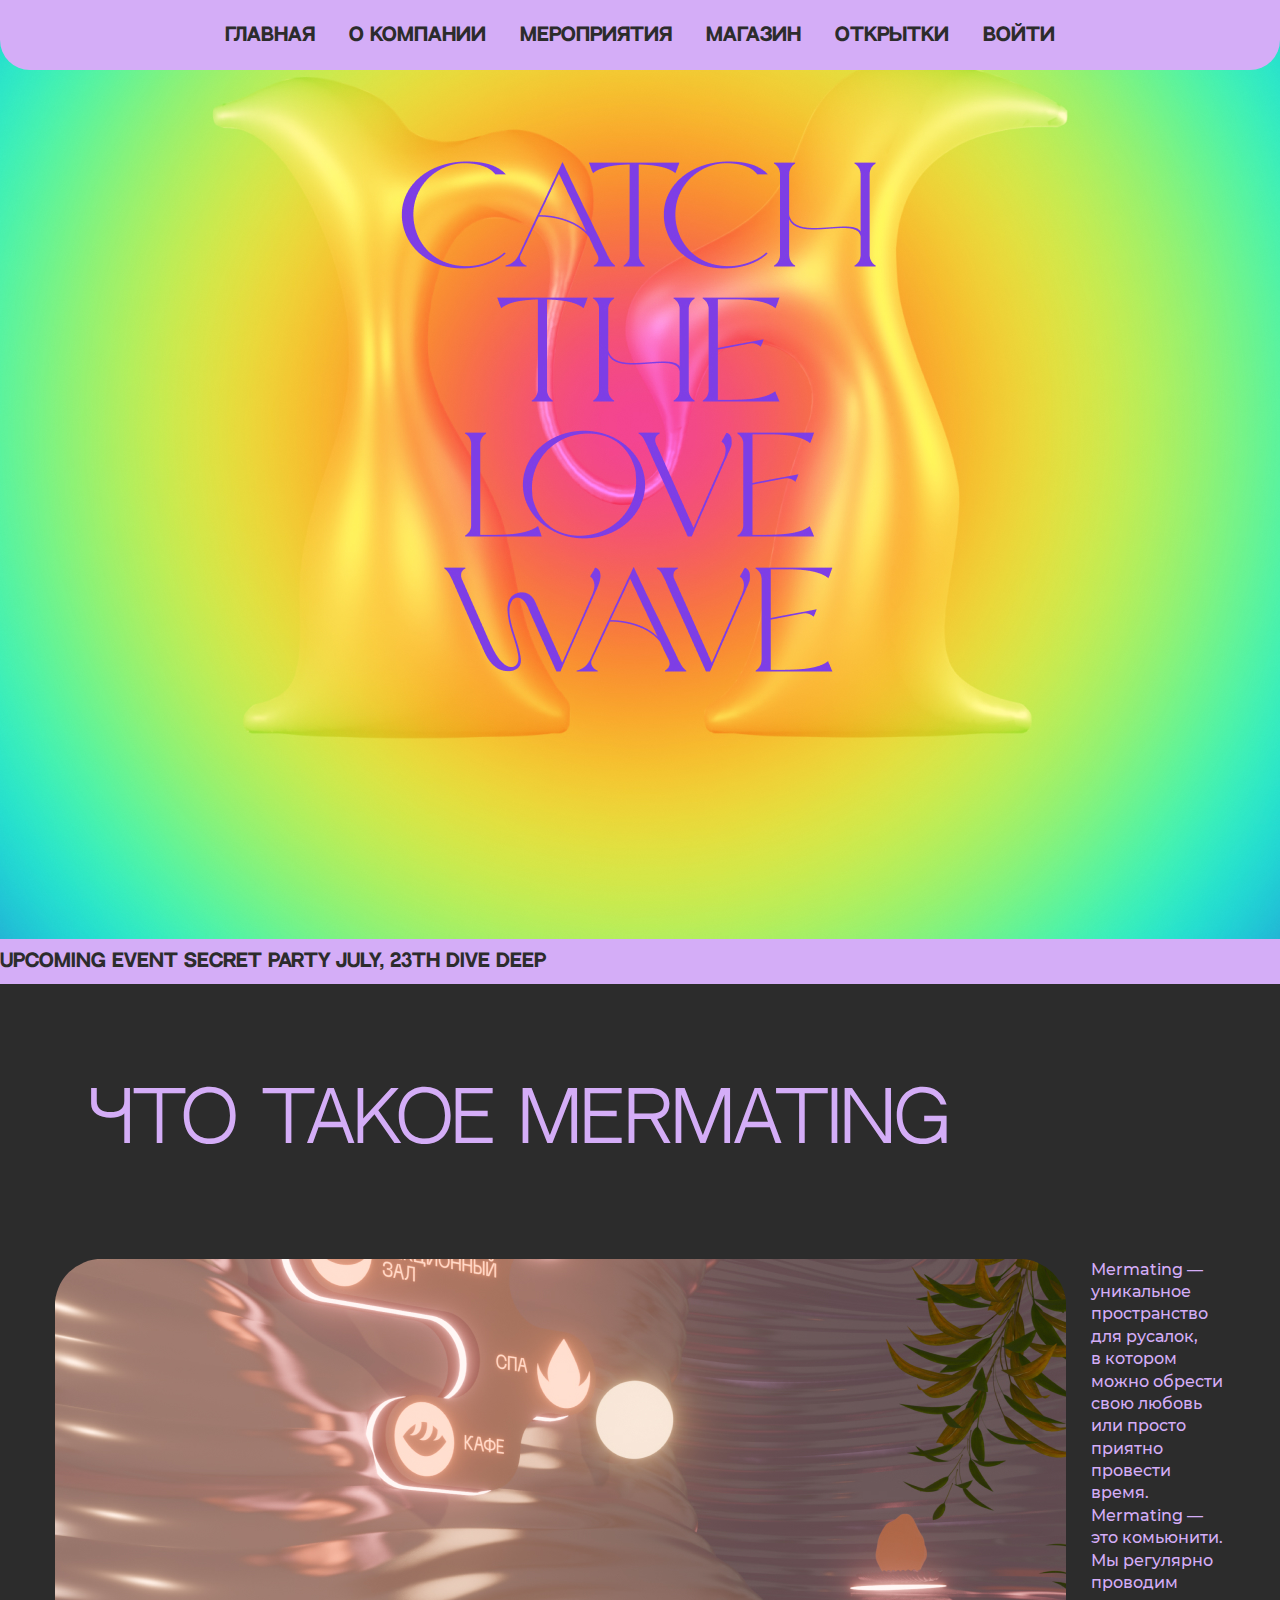
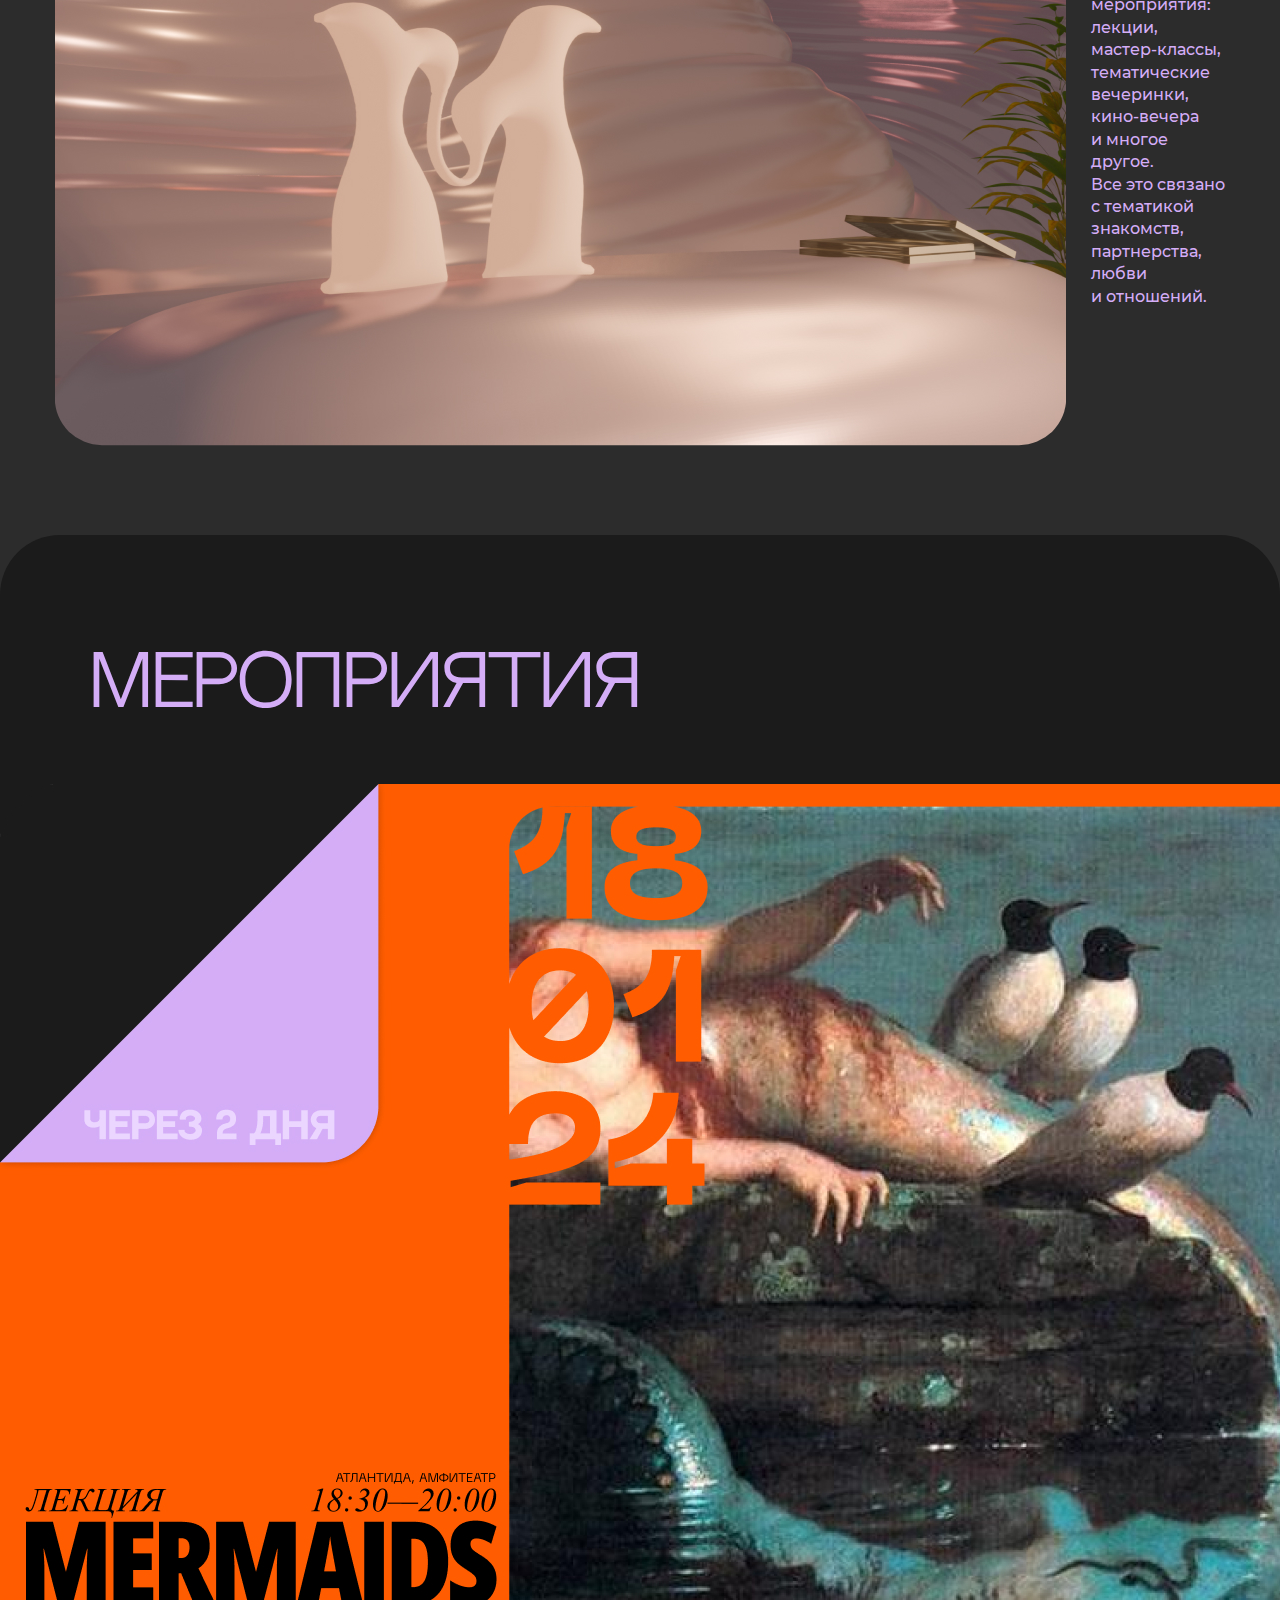
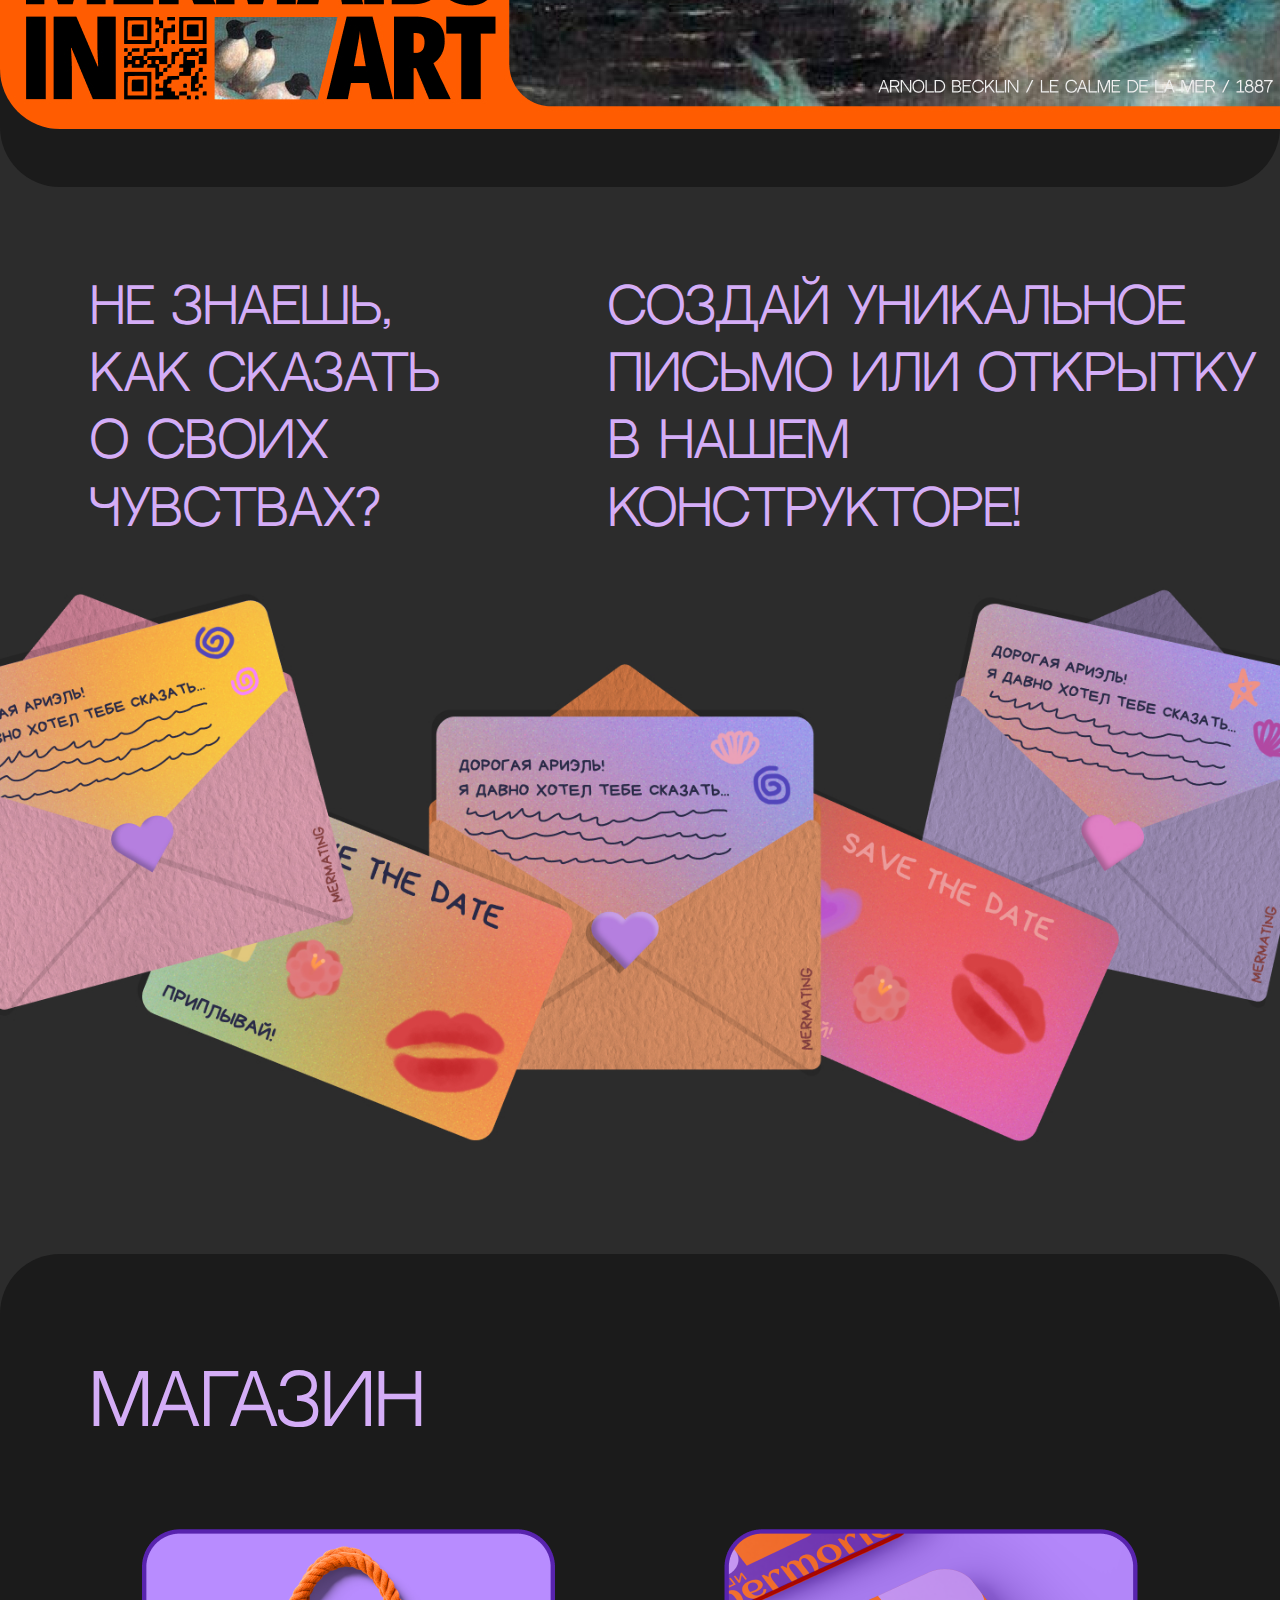
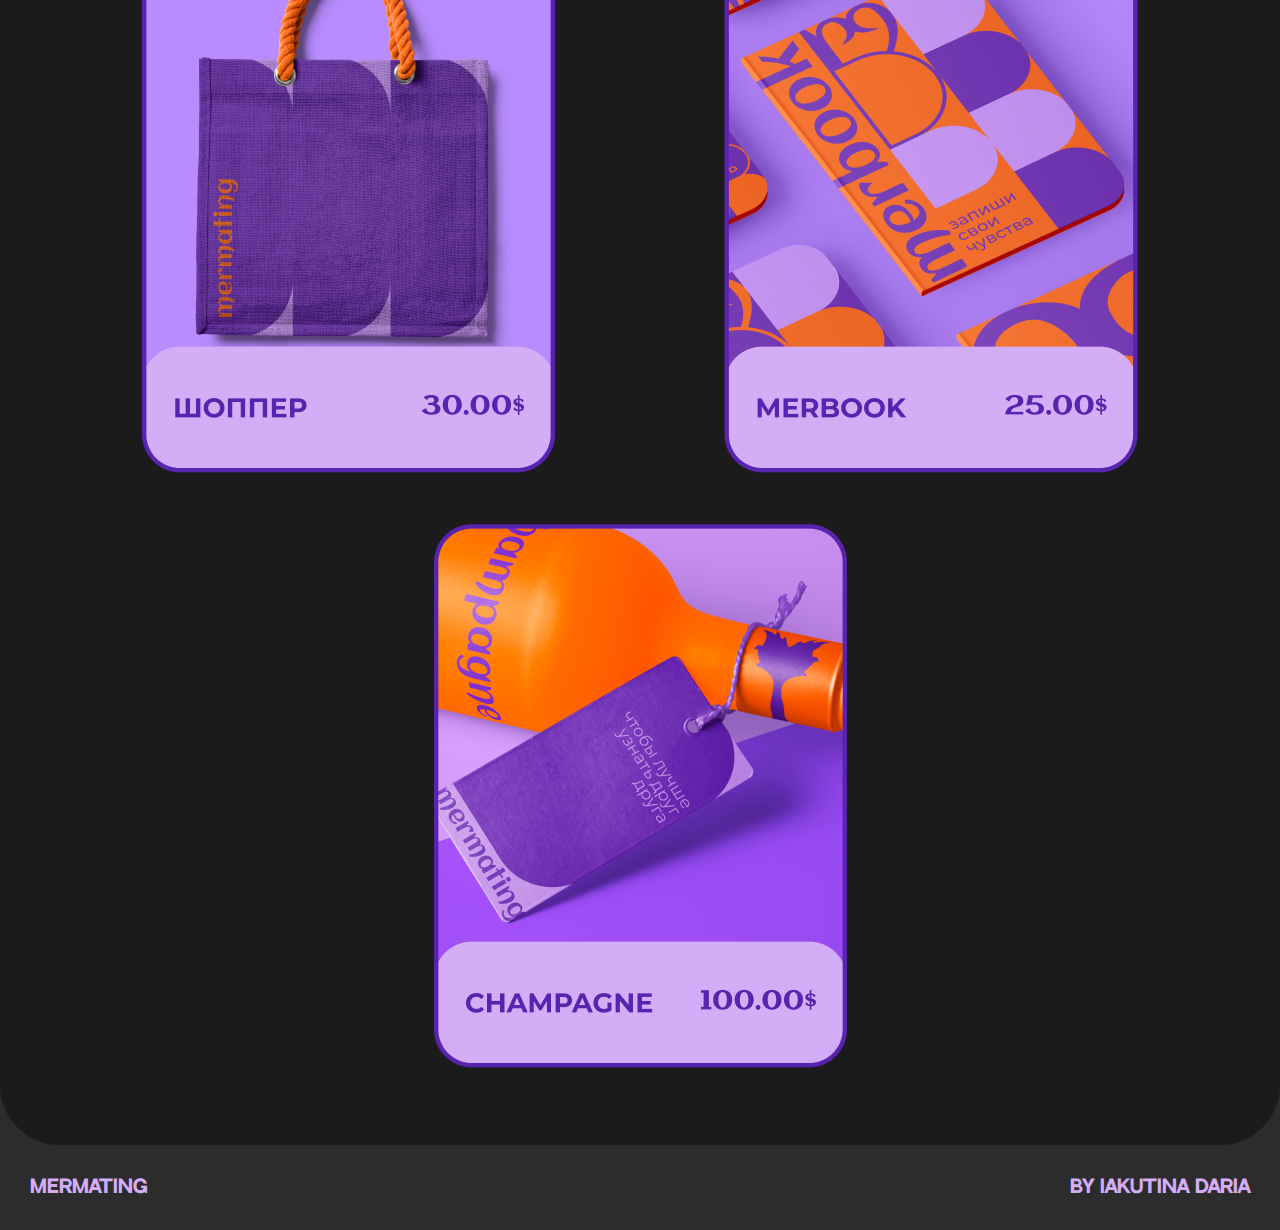
<file: index.html>
<!DOCTYPE html>
<html lang="en">
<head>
    <meta charset="UTF-8">
    <meta name="viewport" content="width=device-width, initial-scale=1.0">
    <link rel="stylesheet" href="stylesheets/style.css">
    <title>Mermating</title>
</head>
<body>
    <!-- Меню -->
    <nav>
        <div class="wrapper">
            <label for="menuToggle">Меню</label>
            <input id="menuToggle" type="checkbox">

            <ul class="menu">
                <li><a href="#">Главная</a></li>
                <li><a href="./about.html">О компании</a></li>
                <li><a href="./events.html">Мероприятия</a></li>
                <li><a href="./shop.html">Магазин</a></li>
                <li><a href="./postcards/postcards.html">Открытки</a></li>
                <li><a href="./form.html">Войти</a></li>
            </ul>
        </div>
    </nav>

    <div class="mainscreen"><img src="./img/mainscreen.jpg"></div>

    <div class="marquee-infinite">
        <div>
            <h2>upcoming event secret party July, 23th dive deep</h2>
            <h2>upcoming event secret party July, 23th dive deep</h2>
        </div>
    </div>

    <section class="mainAbout">
        <h1><a href="./about.html">Что такое Mermating</a></h1>
        <div class="photoText">
            <img src="./img/mainAbout.jpg">
            <p>Mermating — уникальное пространство для&nbsp;русалок, в&nbsp;котором можно обрести свою любовь или&nbsp;просто приятно провести время. Mermating — это&nbsp;комьюнити. Мы&nbsp;регулярно проводим мероприятия: лекции, мастер-классы, тематические вечеринки, кино-вечера и&nbsp;многое другое. Все&nbsp;это&nbsp;связано с&nbsp;тематикой знакомств, партнерства, любви и&nbsp;отношений.</p>
        </div>
    </section>

    <section class="mainEvents">
        <h1><a href="./events.html">Мероприятия</a></h1>
        <div><img src="./img/mainEvents.jpg"></div>
    </section>

    <section class="mainPostcards">
        <div id="mainPostcardsText">
            <h1>не знаешь, как&nbsp;сказать о&nbsp;своих чувствах?</h1>
            <h1><a href="./postcards/postcards.html">создай уникальное письмо или&nbsp;открытку в&nbsp;нашем конструкторе!</a></h1>
        </div>
        <img src="./img/mainPostcards.jpg">
    </section>

    <section class="mainShop">
        <h1><a href="./shop.html">Магазин</a></h1>
        <div class="shop">
            <img src="./img/shop1.png">
            <img src="./img/shop2.png">
            <img src="./img/shop3.png">
        </div>
    </section>
</body>
<footer>
    <div class="footerFlex">
        <h2>mermating</h2>
        <h2>by iakutina daria</h2>
    </div>
</footer>
</html>
</file>
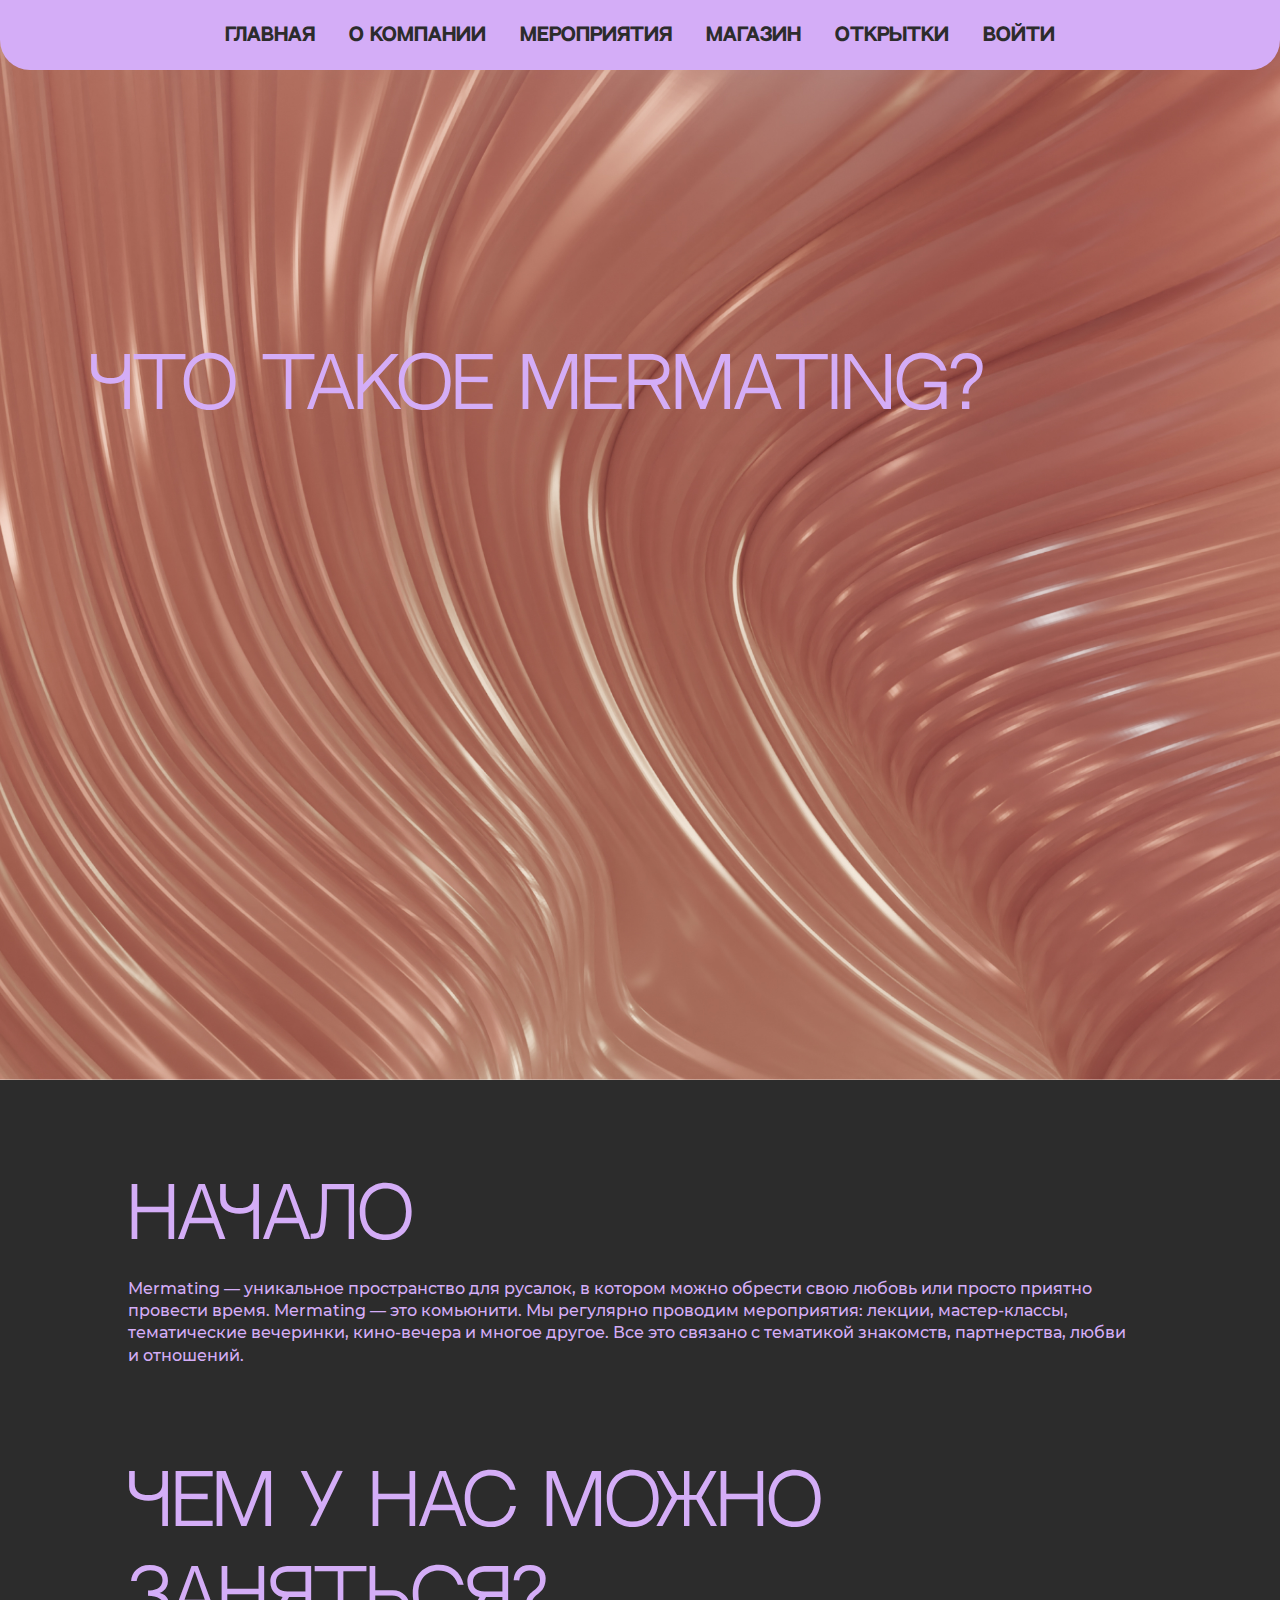
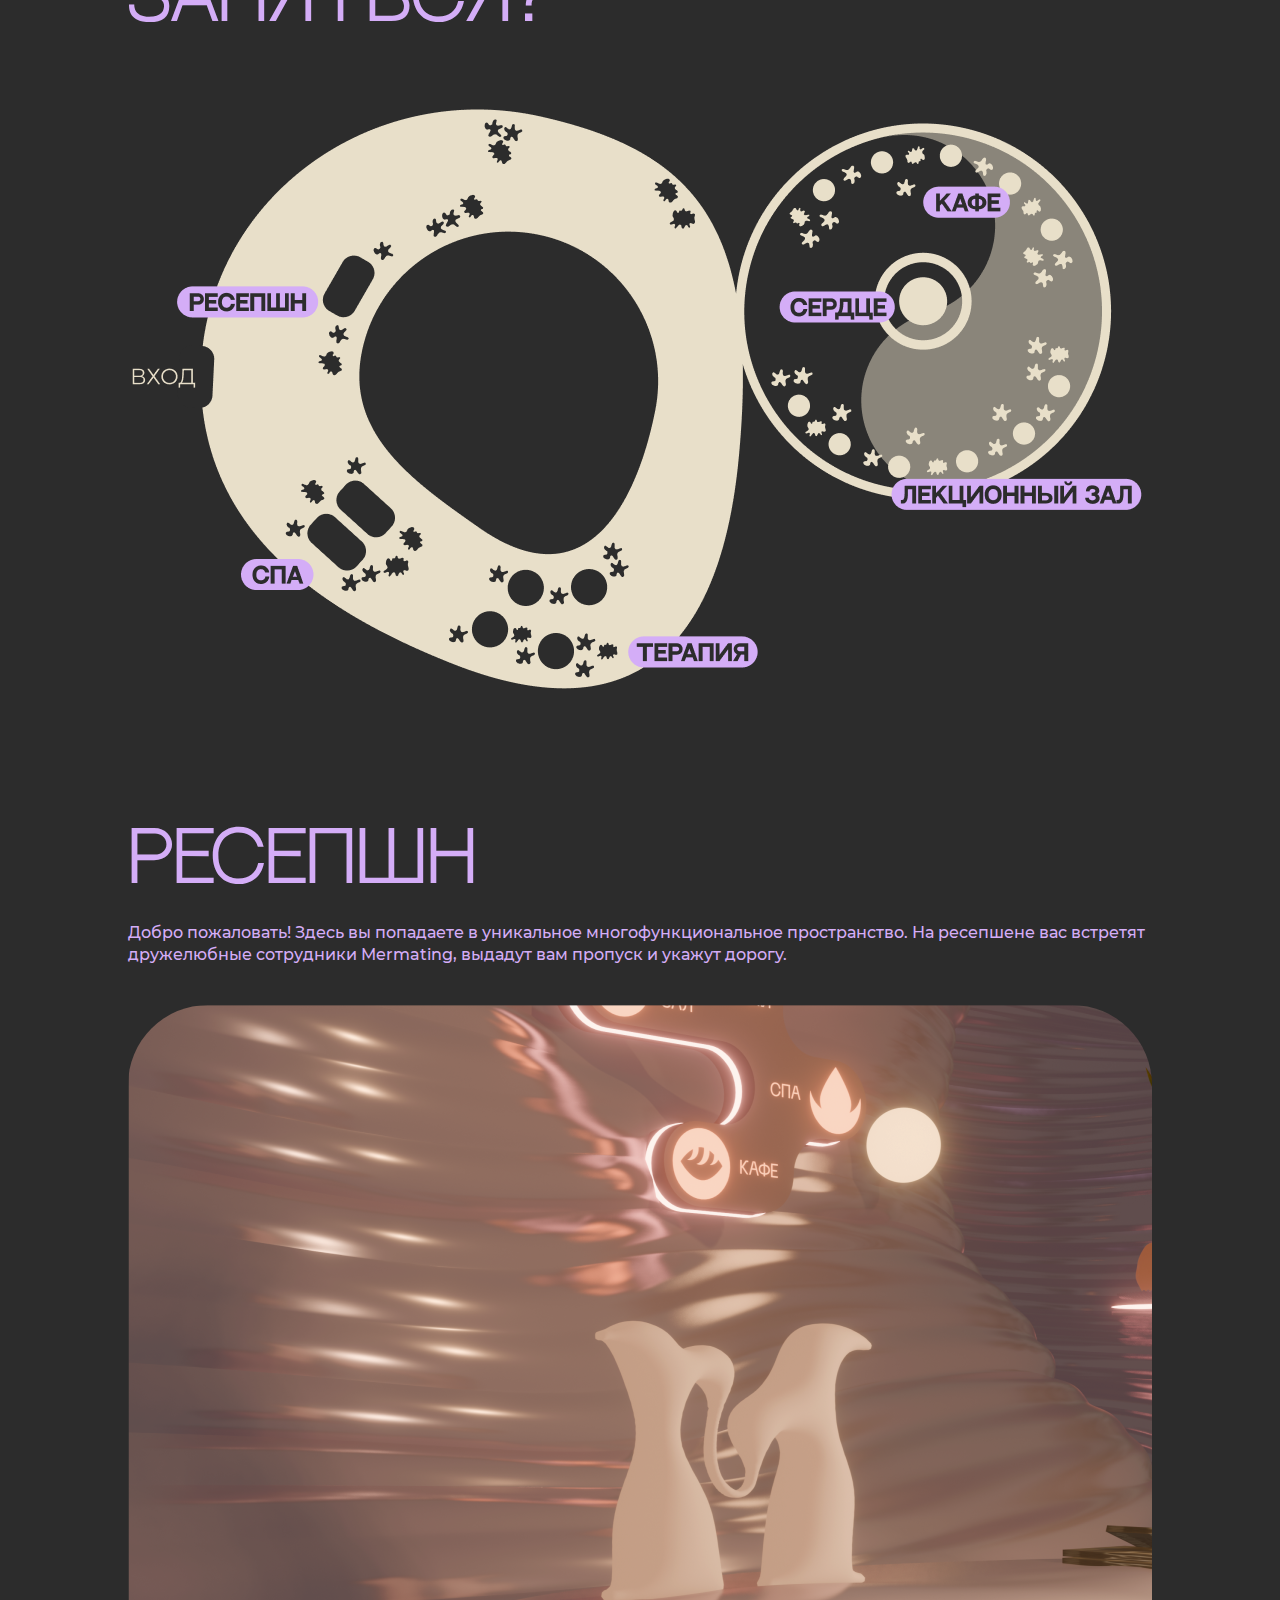
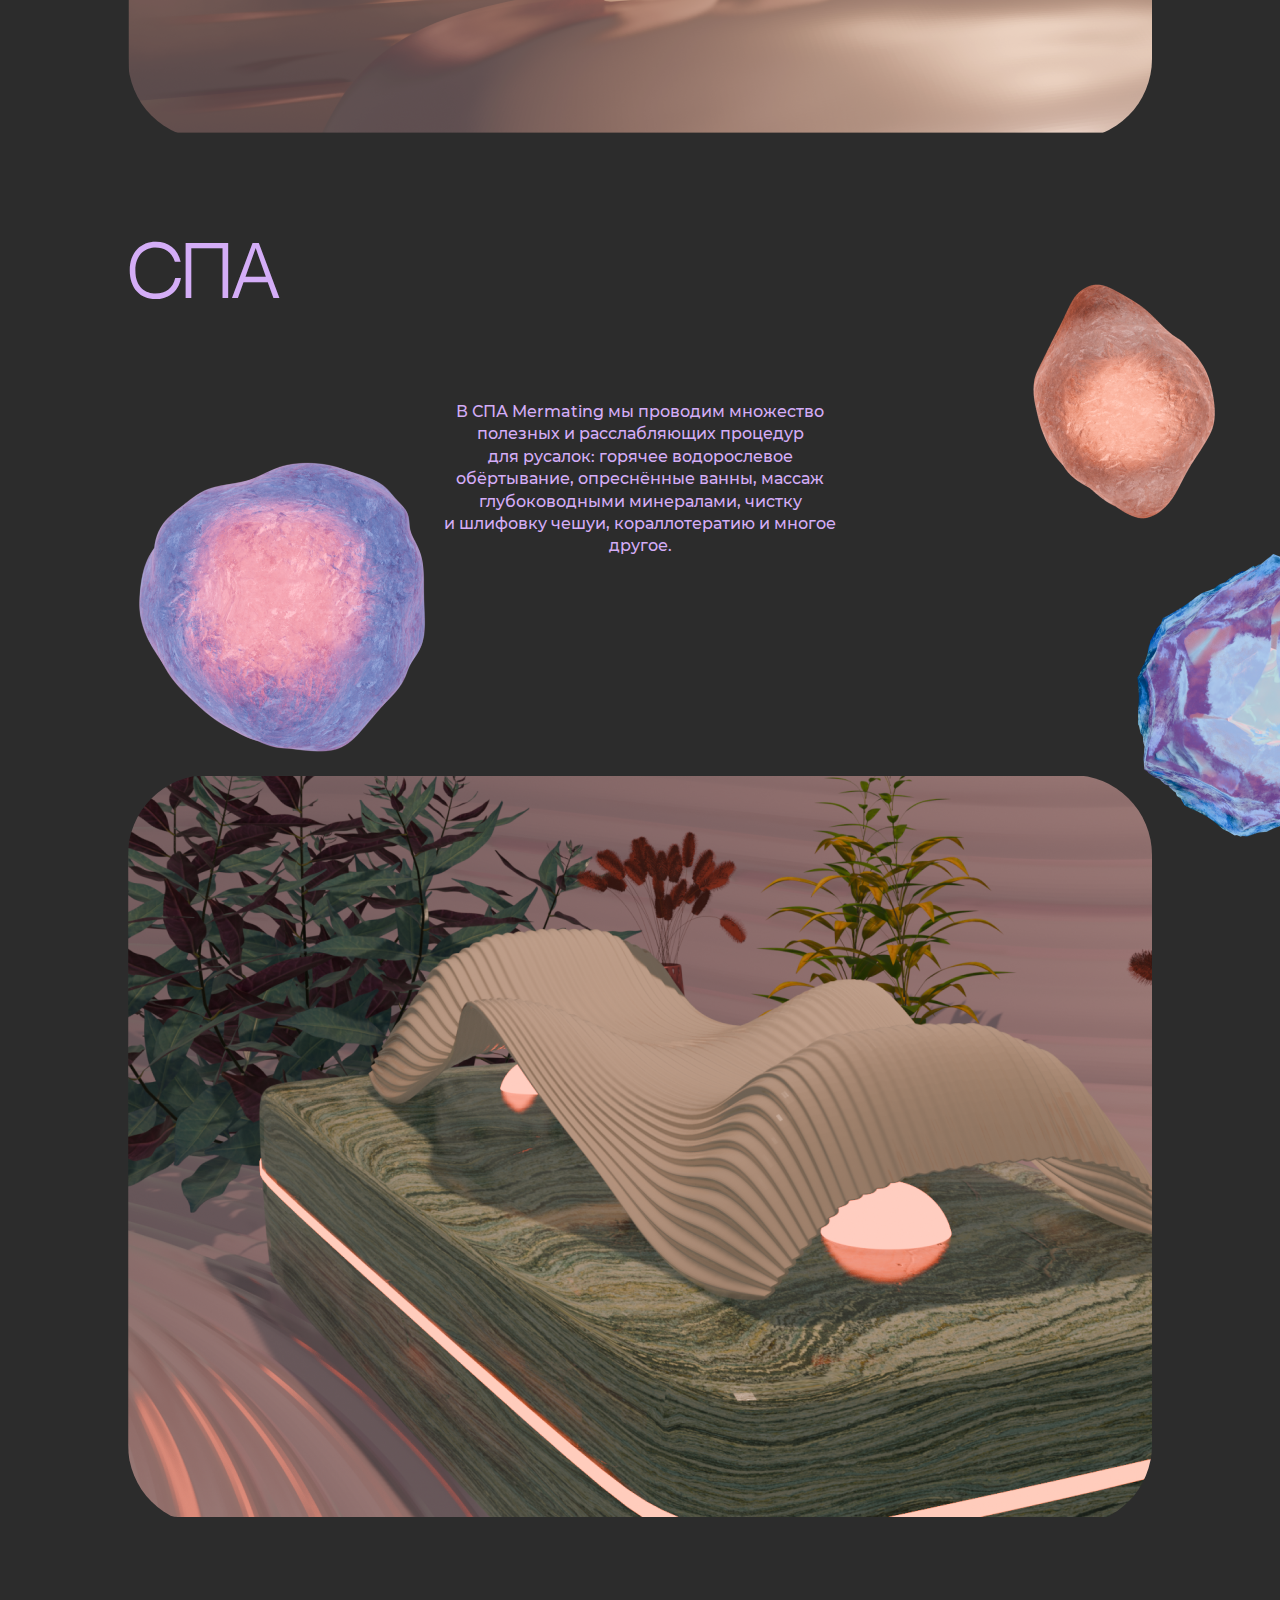
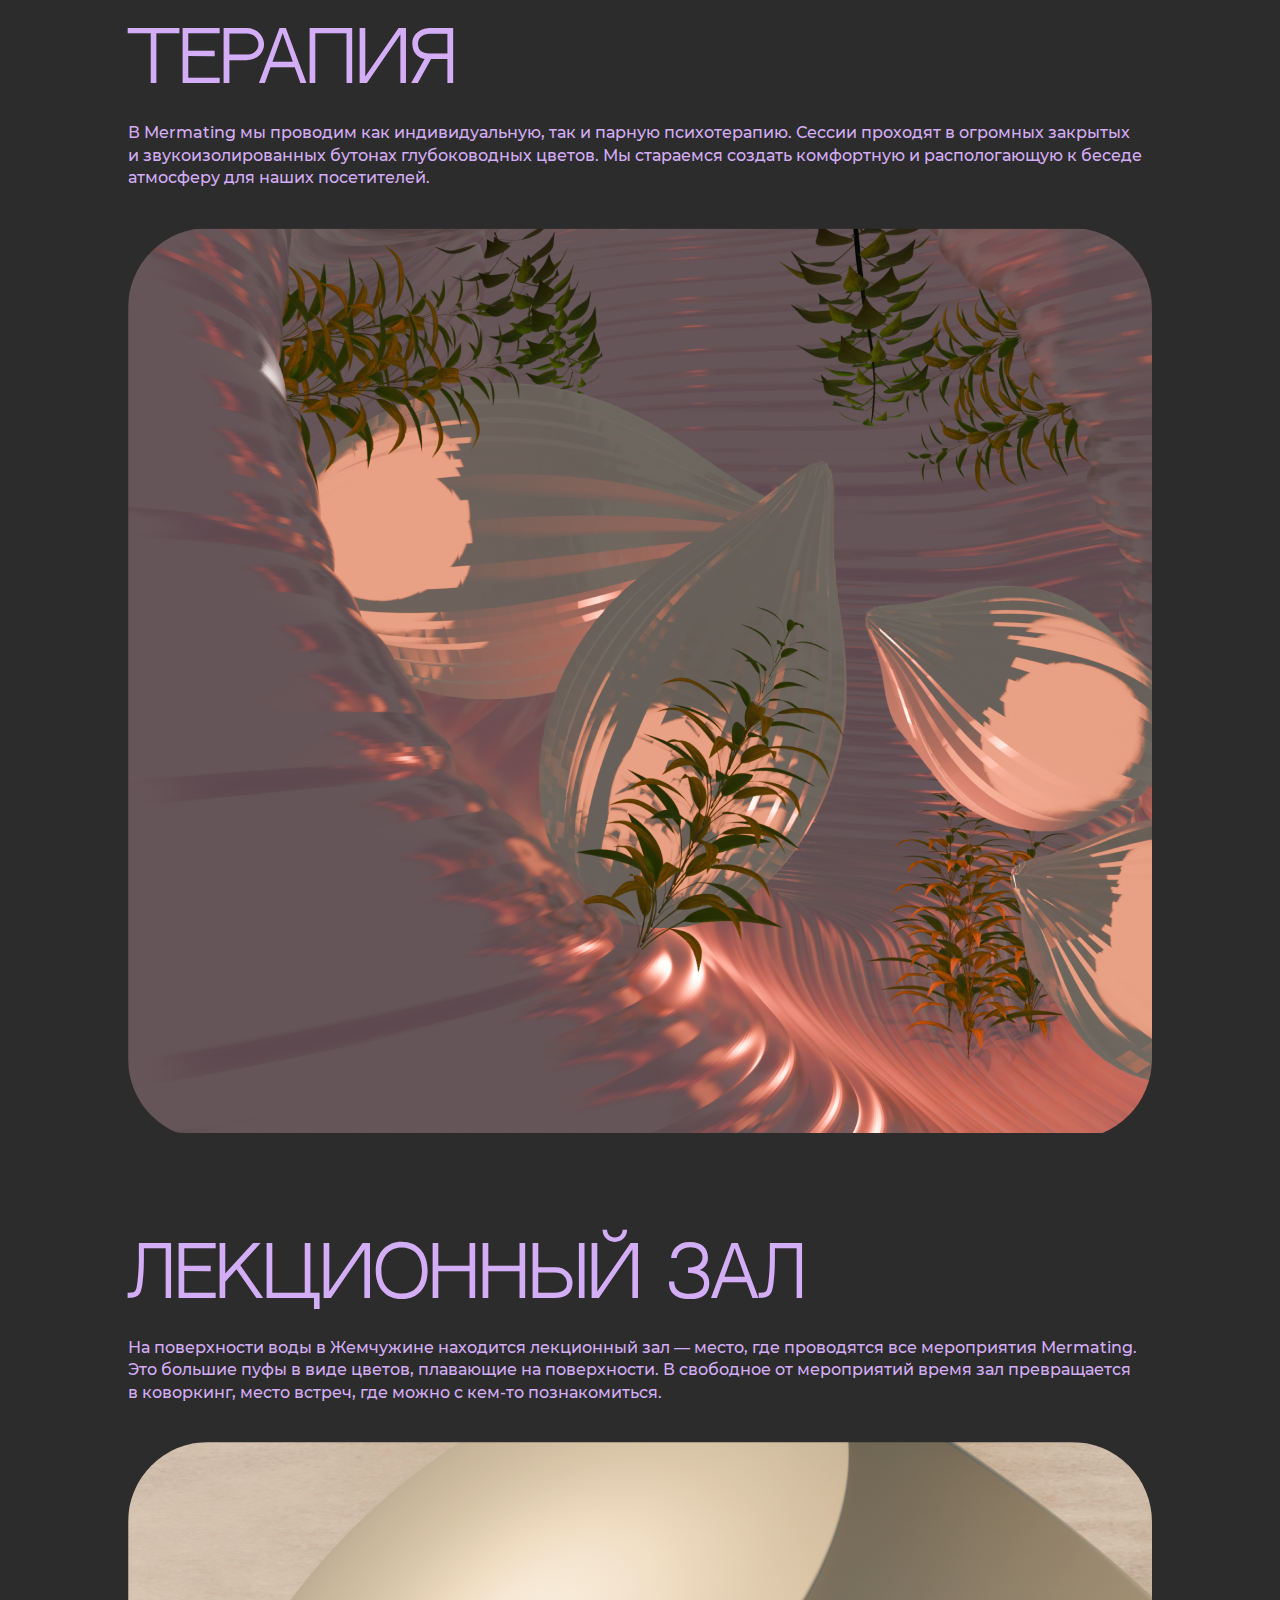
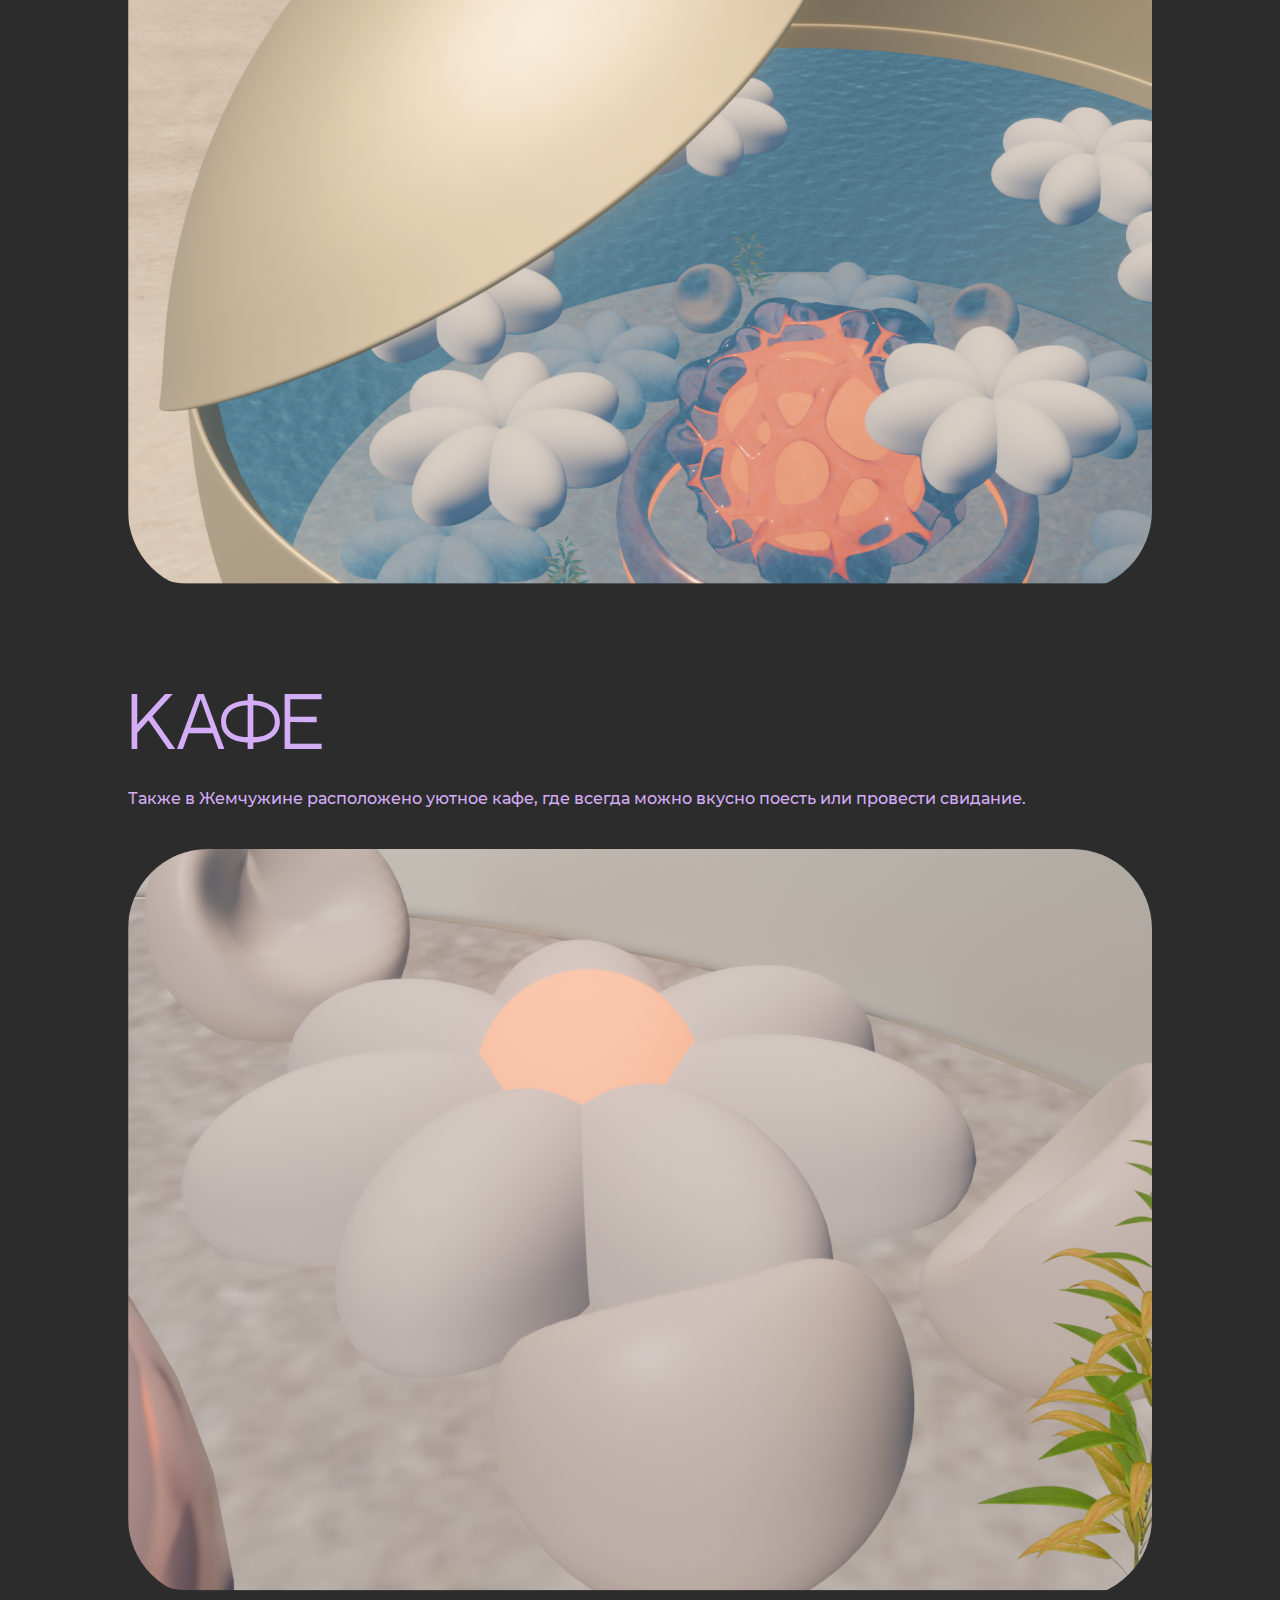
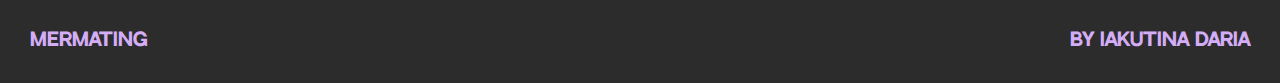
<file: about.html>
<!DOCTYPE html>
<html lang="en">
<head>
    <meta charset="UTF-8">
    <meta name="viewport" content="width=device-width, initial-scale=1.0">
    <link rel="stylesheet" href="stylesheets/style.css">
    <title>Mermating</title>
</head>
<body>
    <!-- Меню -->
    <nav>
        <div class="wrapper">
            <label for="menuToggle">Меню</label>
            <input id="menuToggle" type="checkbox">

            <ul class="menu">
                <li><a href="./index.html">Главная</a></li>
                <li><a href="#">О компании</a></li>
                <li><a href="./events.html">Мероприятия</a></li>
                <li><a href="./shop.html">Магазин</a></li>
                <li><a href="./postcards/postcards.html">Открытки</a></li>
                <li><a href="./form.html">Войти</a></li>
            </ul>
        </div>
    </nav>
    <div class="aboutcover"><img src="./img/aboutcover.jpg"></div>
    <h1 id="h1-about">что такое mermating?</h1>
    <div class="aboutdiv">
        <h1>начало</h1>
        <p>Mermating&nbsp;— уникальное пространство для&nbsp;русалок, в&nbsp;котором можно обрести свою любовь или&nbsp;просто приятно провести время. Mermating&nbsp;— это&nbsp;комьюнити. Мы&nbsp;регулярно проводим мероприятия: лекции, мастер-классы, тематические вечеринки, кино-вечера и&nbsp;многое другое. Все&nbsp;это&nbsp;связано с&nbsp;тематикой знакомств, партнерства, любви и&nbsp;отношений. </p>
    </div>
    <div class="aboutdiv">
        <h1>чем у нас можно заняться?</h1>
        <div class="divimg"><img src="./img/plan.png"></div>
    </div>
    <div class="aboutdiv">
        <h1>ресепшн</h1>
        <p>Добро пожаловать! Здесь&nbsp;вы&nbsp;попадаете в&nbsp;уникальное многофункциональное пространство. На&nbsp;ресепшене вас&nbsp;встретят дружелюбные сотрудники Mermating, выдадут вам&nbsp;пропуск и&nbsp;укажут дорогу.</p>
        <div class="divimg" id="reception"><img src="./img/reception.png"></div>
    </div>
    <div class="aboutdiv">
        <h1>спа</h1>
        <div id="spatext"><p>В&nbsp;СПА Mermating мы&nbsp;проводим множество полезных и&nbsp;расслабляющих процедур для&nbsp;русалок: горячее водорослевое обёртывание, опреснённые ванны, массаж глубоководными минералами, чистку и&nbsp;шлифовку чешуи, кораллотератию и&nbsp;многое другое.</p></div>
        <div class="spaimg" id="mineral1"><img src="./img/mineral1.png"></div>
        <div class="spaimg" id="mineral2"><img src="./img/mineral2.png"></div>
        <div class="spaimg" id="mineral3"><img src="./img/mineral3.png"></div>
        <div class="divimg"><img src="./img/sparoom.png"></div>
    </div>
    <div class="aboutdiv">
        <h1>терапия</h1>
        <p>В&nbsp;Mermating мы&nbsp;проводим как&nbsp;индивидуальную, так&nbsp;и&nbsp;парную психотерапию. Сессии проходят в&nbsp;огромных закрытых и&nbsp;звукоизолированных бутонах глубоководных цветов. Мы&nbsp;стараемся создать комфортную и&nbsp;распологающую к&nbsp;беседе атмосферу для&nbsp;наших посетителей.</p>
        <div class="divimg" id="reception"><img src="./img/therapyroom.png"></div>
    </div>

    <div class="aboutdiv">
        <h1>лекционный зал</h1>
        <p>На&nbsp;поверхности воды в&nbsp;Жемчужине находится лекционный зал&nbsp;— место, где&nbsp;проводятся все&nbsp;мероприятия Mermating. Это&nbsp;большие пуфы в&nbsp;виде цветов, плавающие на&nbsp;поверхности. В&nbsp;свободное от&nbsp;мероприятий время зал превращается в&nbsp;коворкинг, место встреч, где&nbsp;можно с&nbsp;кем-то&nbsp;познакомиться.</p>
        <div class="divimg" id="reception"><img src="./img/lectures.png"></div>
    </div>
    <div class="aboutdiv">
        <h1>кафе</h1>
        <p>Также в&nbsp;Жемчужине расположено уютное кафе, где&nbsp;всегда можно вкусно поесть или&nbsp;провести свидание.</p>
        <div class="divimg" id="reception"><img src="./img/cafe.png"></div>
    </div>
</body>

<footer>
    <div class="footerFlex">
        <h2>mermating</h2>
        <h2>by iakutina daria</h2>
    </div>
</footer>
</html>
</file>
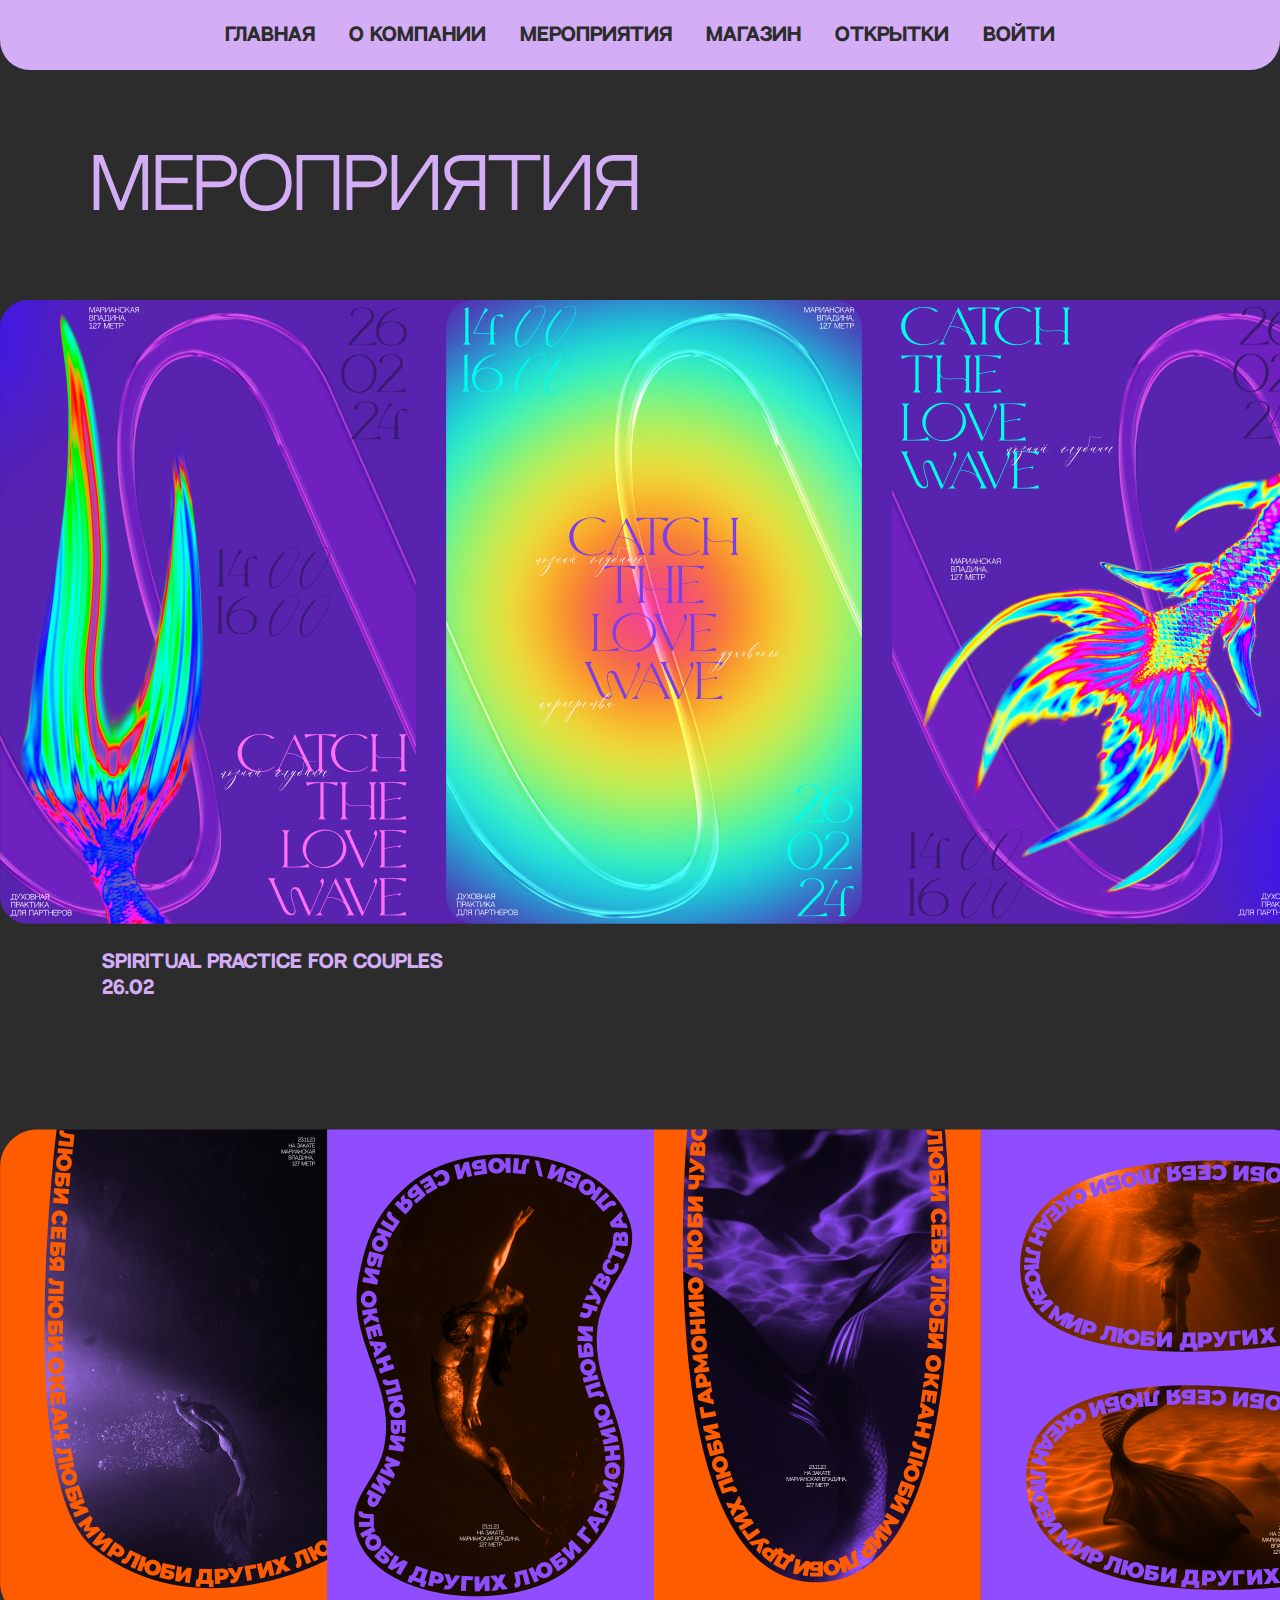
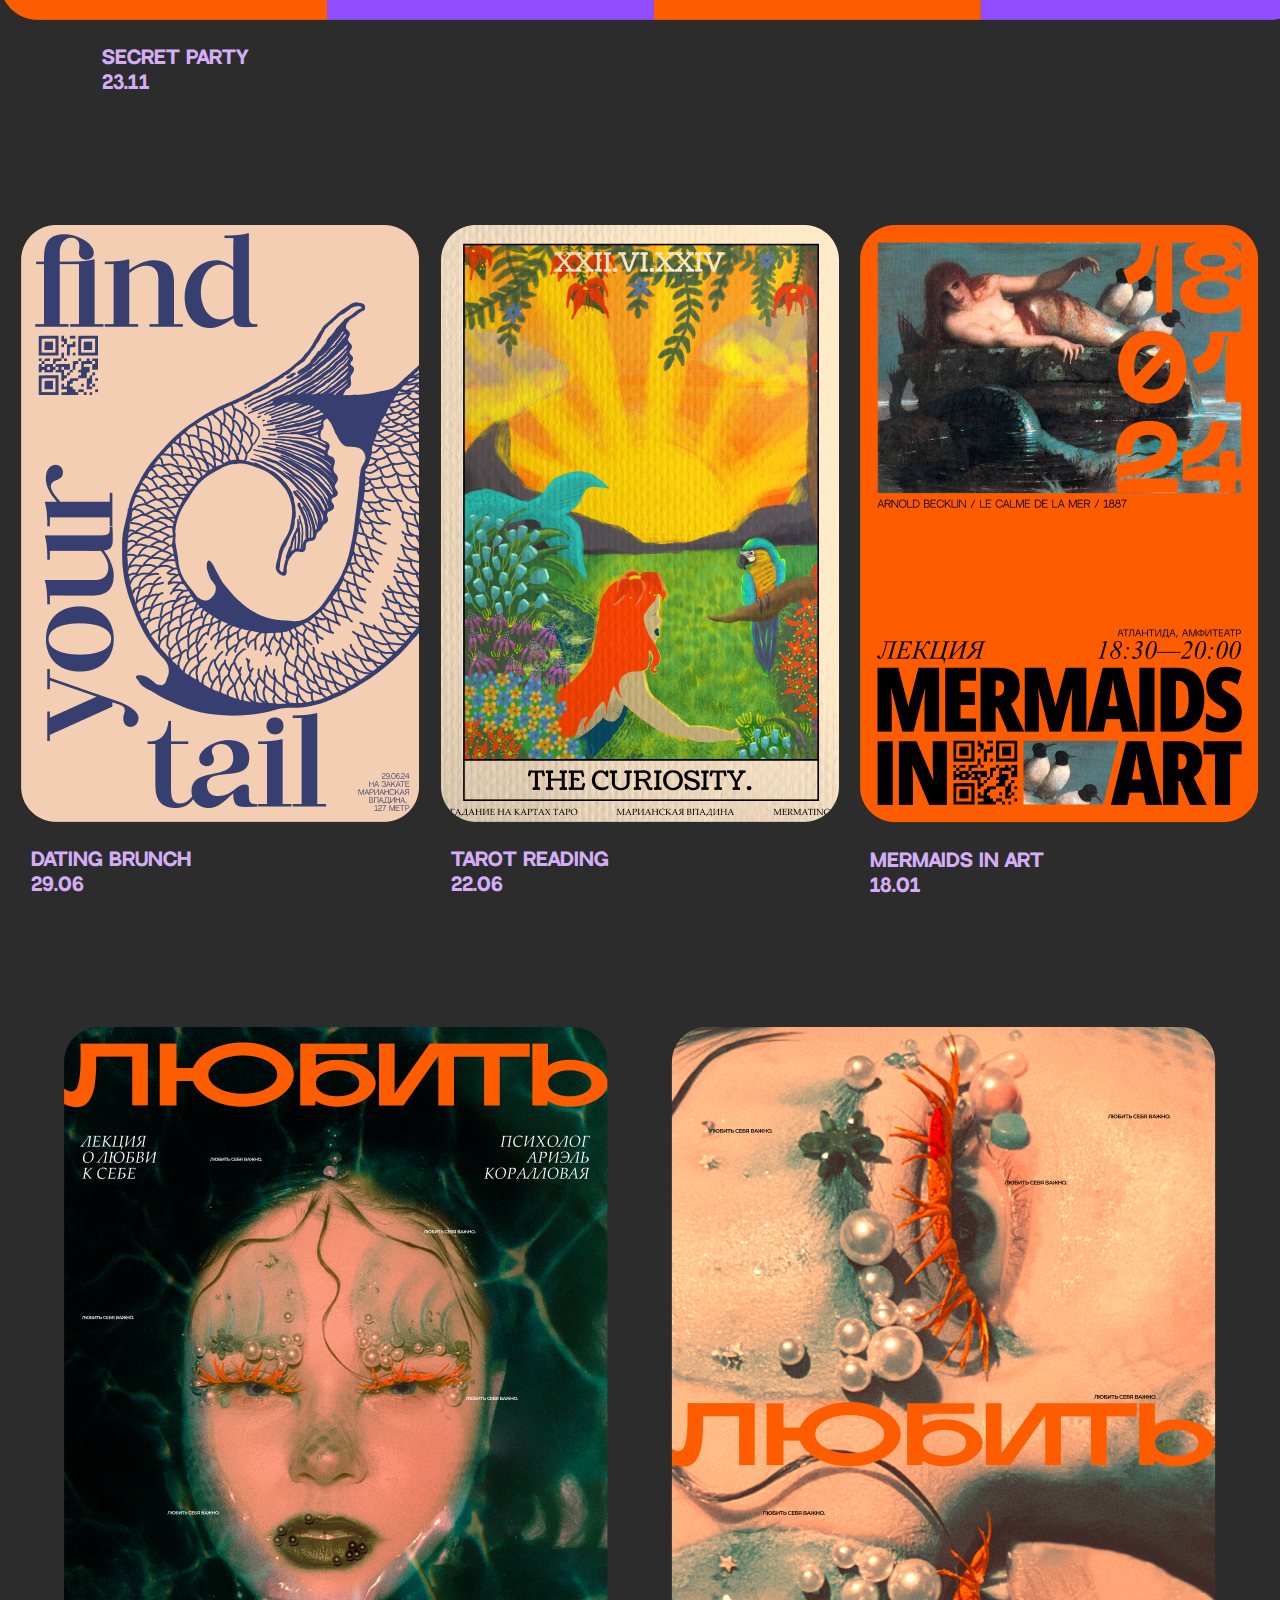
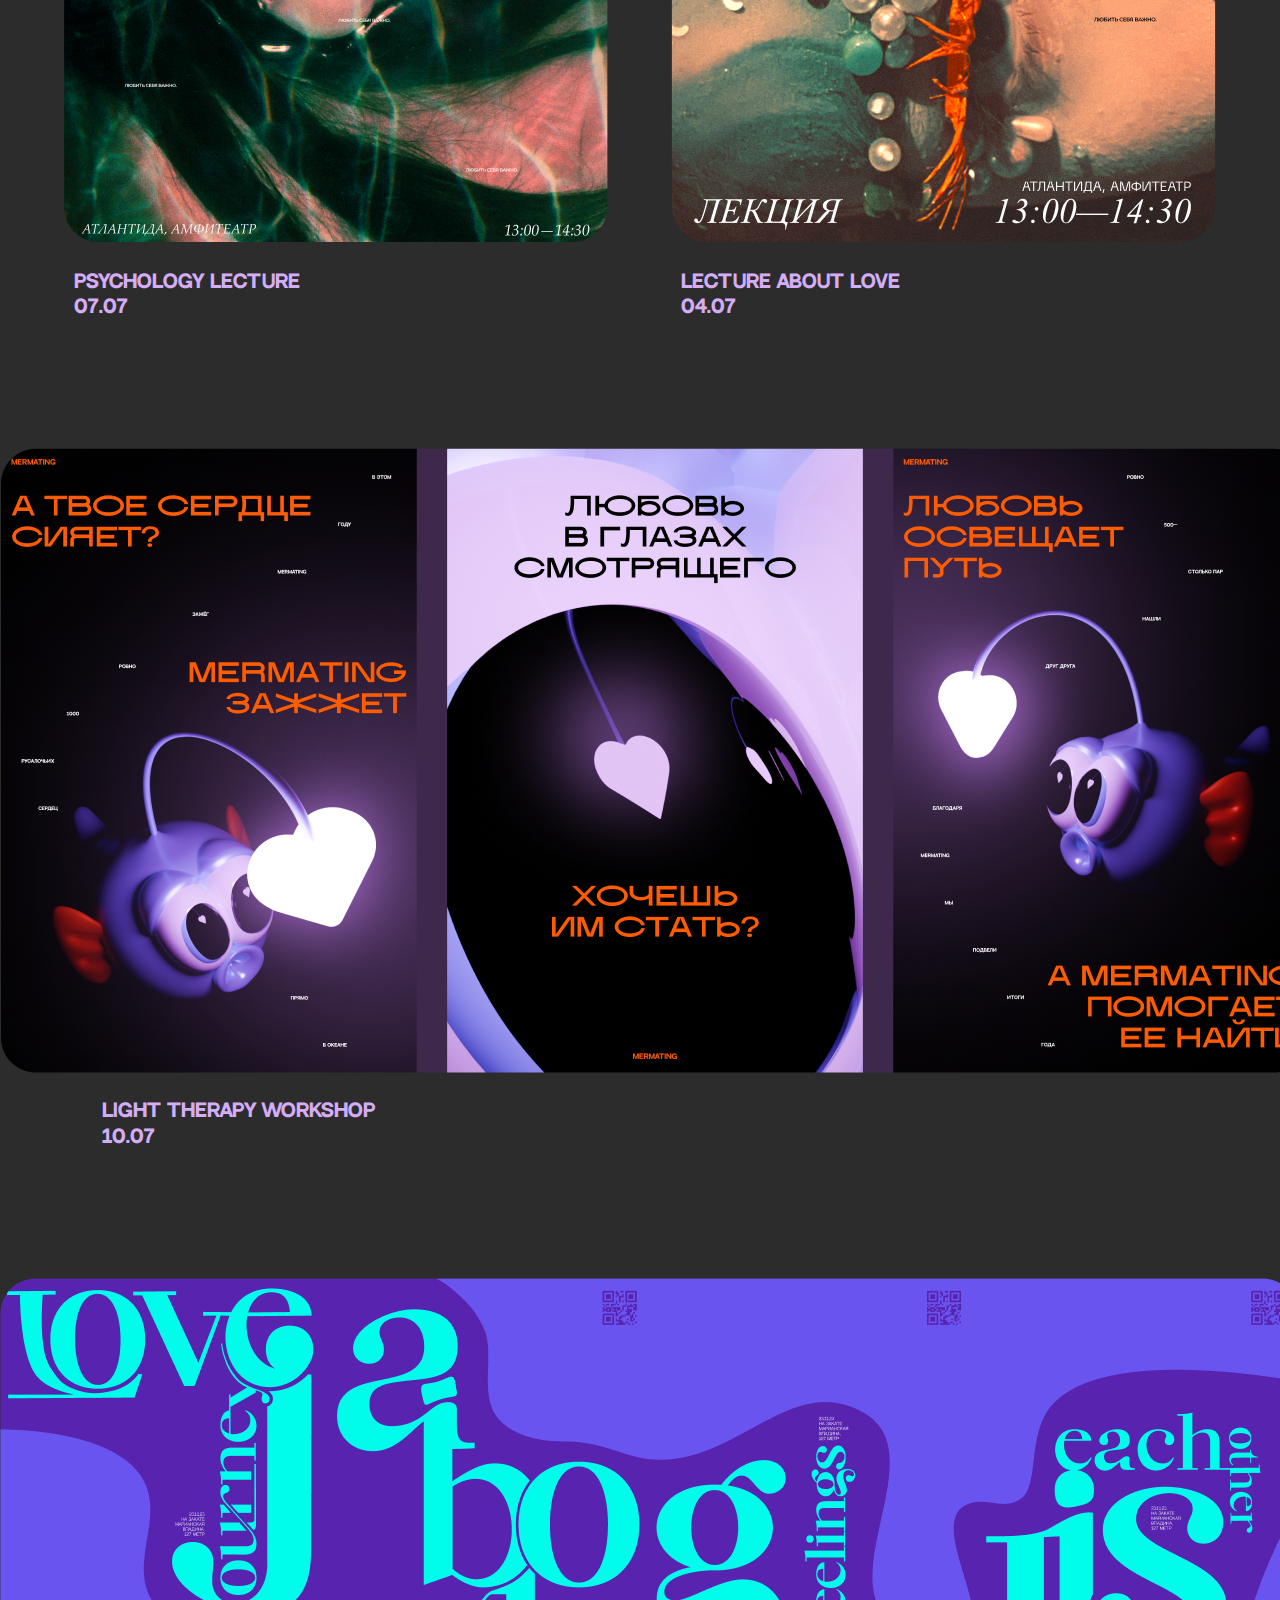
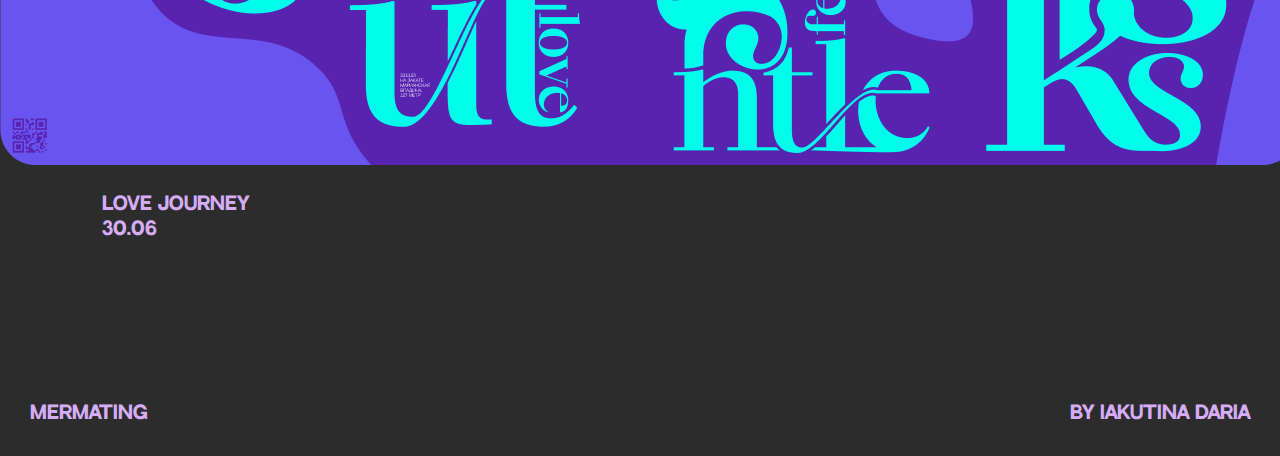
<file: events.html>
<!DOCTYPE html>
<html lang="en">
<head>
    <meta charset="UTF-8">
    <meta name="viewport" content="width=device-width, initial-scale=1.0">
    <link rel="stylesheet" href="stylesheets/style.css">
    <title>Mermating</title>
</head>
<body>
    <!-- Меню -->
    <nav>
        <div class="wrapper">
            <label for="menuToggle">Меню</label>
            <input id="menuToggle" type="checkbox">

            <ul class="menu">
                <li><a href="./index.html">Главная</a></li>
                <li><a href="./about.html">О компании</a></li>
                <li><a href="#">Мероприятия</a></li>
                <li><a href="./shop.html">Магазин</a></li>
                <li><a href="./postcards/postcards.html">Открытки</a></li>
                <li><a href="./form.html">Войти</a></li>
            </ul>
        </div>
    </nav>


    <h1 id="eventText">Мероприятия</h1>
    <section class="event1">
        <div class="eventsDiv">
            <div class="eventposter"><img src="./img/event1.png"></div>
            <h2>spiritual practice for couples</h2>
            <h2>26.02</h2>
        </div>
        <div class="eventsDiv">
            <div class="eventposter"><img src="./img/event2.png"></div>
            <h2>secret party</h2>
            <h2>23.11</h2>
        </div>
        <div class="eventsDiv3">
            <div class="card-one">
                <div class="eventposter"><img src="./img/event3.png"></div>
                <h2>dating brunch</h2>
                <h2>29.06</h2>
            </div>
            <div class="card-one">
                <div class="eventposter"><img src="./img/event4.png"></div>
                <h2>tarot reading</h2>
                <h2>22.06</h2>
            </div>
            <div class="card-one">
                <div class="eventposter"><img src="./img/event5.png"></div>
                <h2>mermaids in art</h2>
                <h2>18.01</h2>
            </div>
        </div>
        <div class="eventsDiv3">
            <div class="card-one">
                <div class="eventposter"><img src="./img/event6.png"></div>
                <h2>psychology lecture</h2>
                <h2>07.07</h2>
            </div>
            <div class="card-one">
                <div class="eventposter"><img src="./img/event7.png"></div>
                <h2>lecture about love</h2>
                <h2>04.07</h2>
            </div>
        </div>
        <div class="eventsDiv">
            <div class="eventposter"><img src="./img/event8.png"></div>
            <h2>light therapy workshop</h2>
            <h2>10.07</h2>
        </div>
        <div class="eventsDiv">
            <div class="eventposter"><img src="./img/event9.png"></div>
            <h2>love journey</h2>
            <h2>30.06</h2>
        </div>
    </section>

</body>
<footer>
    <div class="footerFlex">
        <h2>mermating</h2>
        <h2>by iakutina daria</h2>
    </div>
</footer>
</html>
</file>
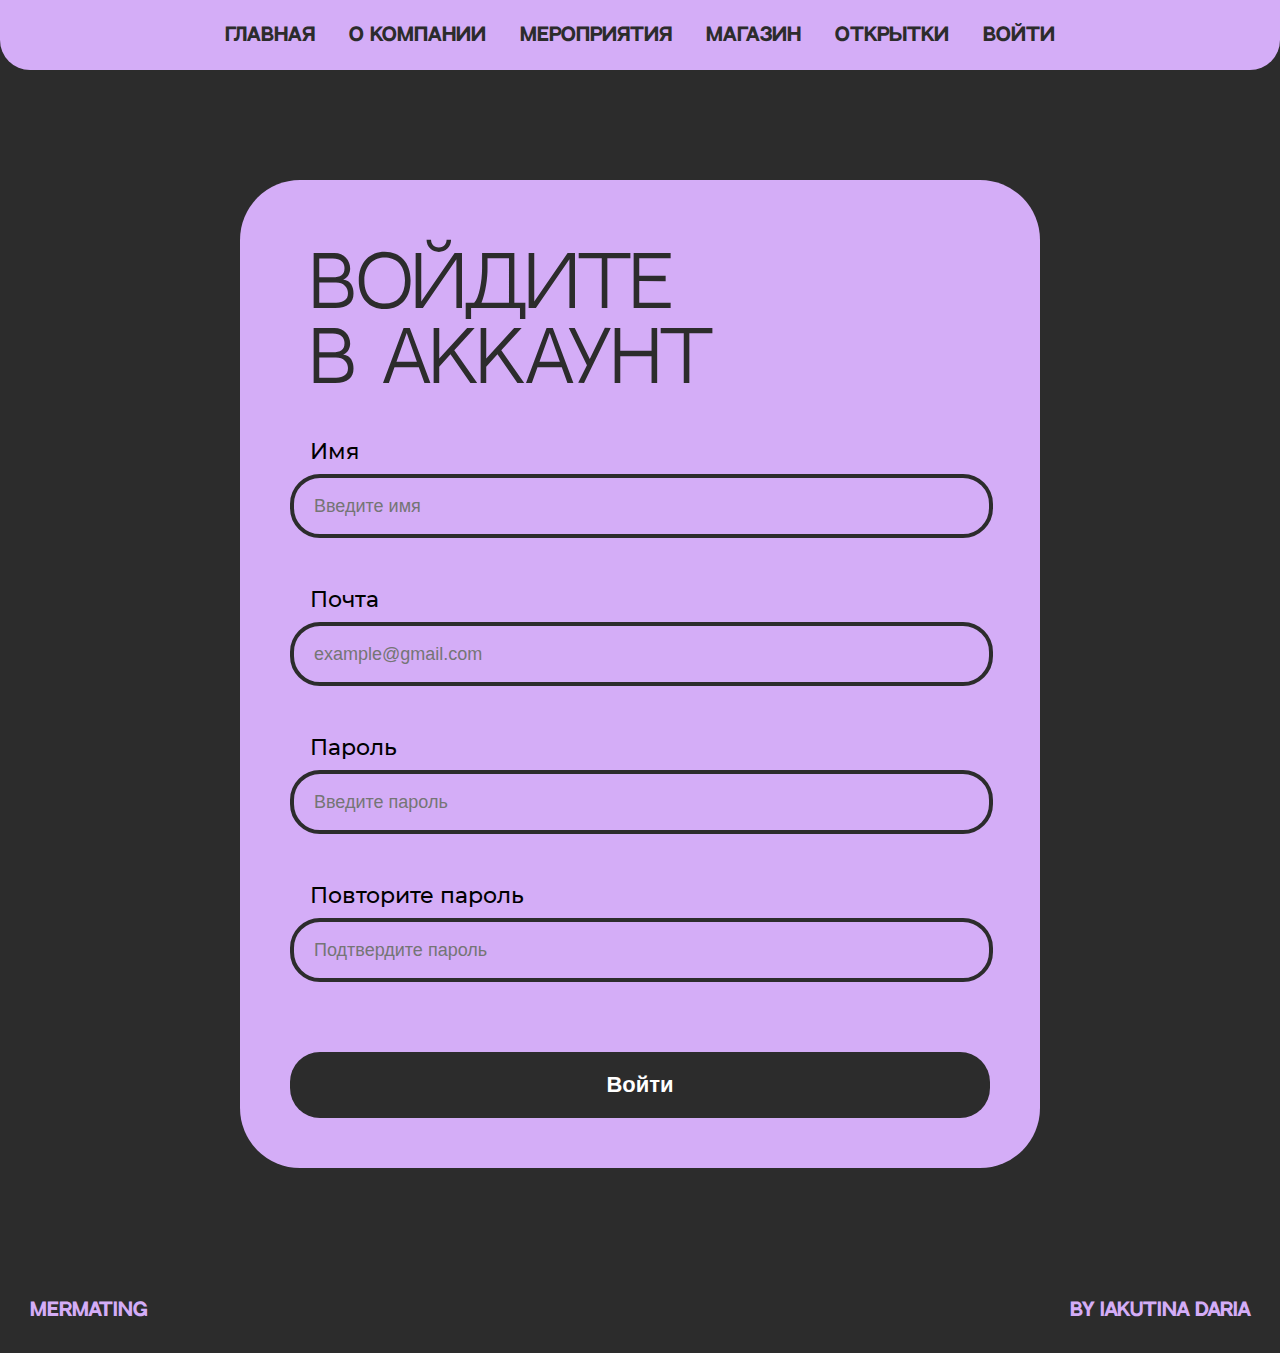
<file: form.html>
<!DOCTYPE html>
<html lang="en">
<head>
    <meta charset="UTF-8">
    <meta name="viewport" content="width=device-width, initial-scale=1.0">
    <link rel="stylesheet" href="stylesheets/style.css">
    <title>Mermating</title>
    <script defer src="./js/script.js"></script>
</head>
<body>
    <!-- Меню -->
    <nav>
        <div class="wrapper">
            <label for="menuToggle">Меню</label>
            <input id="menuToggle" type="checkbox">

            <ul class="menu">
                <li><a href="./index.html">Главная</a></li>
                <li><a href="./about.html">О компании</a></li>
                <li><a href="./events.html">Мероприятия</a></li>
                <li><a href="./shop.html">Магазин</a></li>
                <li><a href="./postcards/postcards.html">Открытки</a></li>
                <li><a href="#" id="btn-onsubmit">Войти</a></li>
            </ul>
        </div>
    </nav>

    <div class="container">
        <form id="form">
            <h1>войдите в&nbsp;аккаунт</h1>
            <div class="input-control">
                <label for="username">Имя</label>
                <input id="username" name="username" type="text" placeholder="Введите имя">
                <div class="error"></div>
            </div>
            <div class="input-control">
                <label for="email">Почта</label>
                <input id="email" name="username" type="text" placeholder="example@gmail.com">
                <div class="error"></div>
            </div>
            <div class="input-control">
                <label for="password">Пароль</label>
                <input id="password" name="password" type="password" placeholder="Введите пароль">
                <div class="error"></div>
            </div>
            <div class="input-control">
                <label for="password">Повторите пароль</label>
                <input id="password2" name="password2" type="password" placeholder="Подтвердите пароль">
                <div class="error"></div>
            </div>
            <button type="submit">Войти</button>
        </form>

        <div id="onsubmit">
            <h1>Вы успешно вошли в аккаунт</h1>
        </div>

    </div>
</body>
<footer>
    <div class="footerFlex">
        <h2>mermating</h2>
        <h2>by iakutina daria</h2>
    </div>
</footer>
</html>
</file>
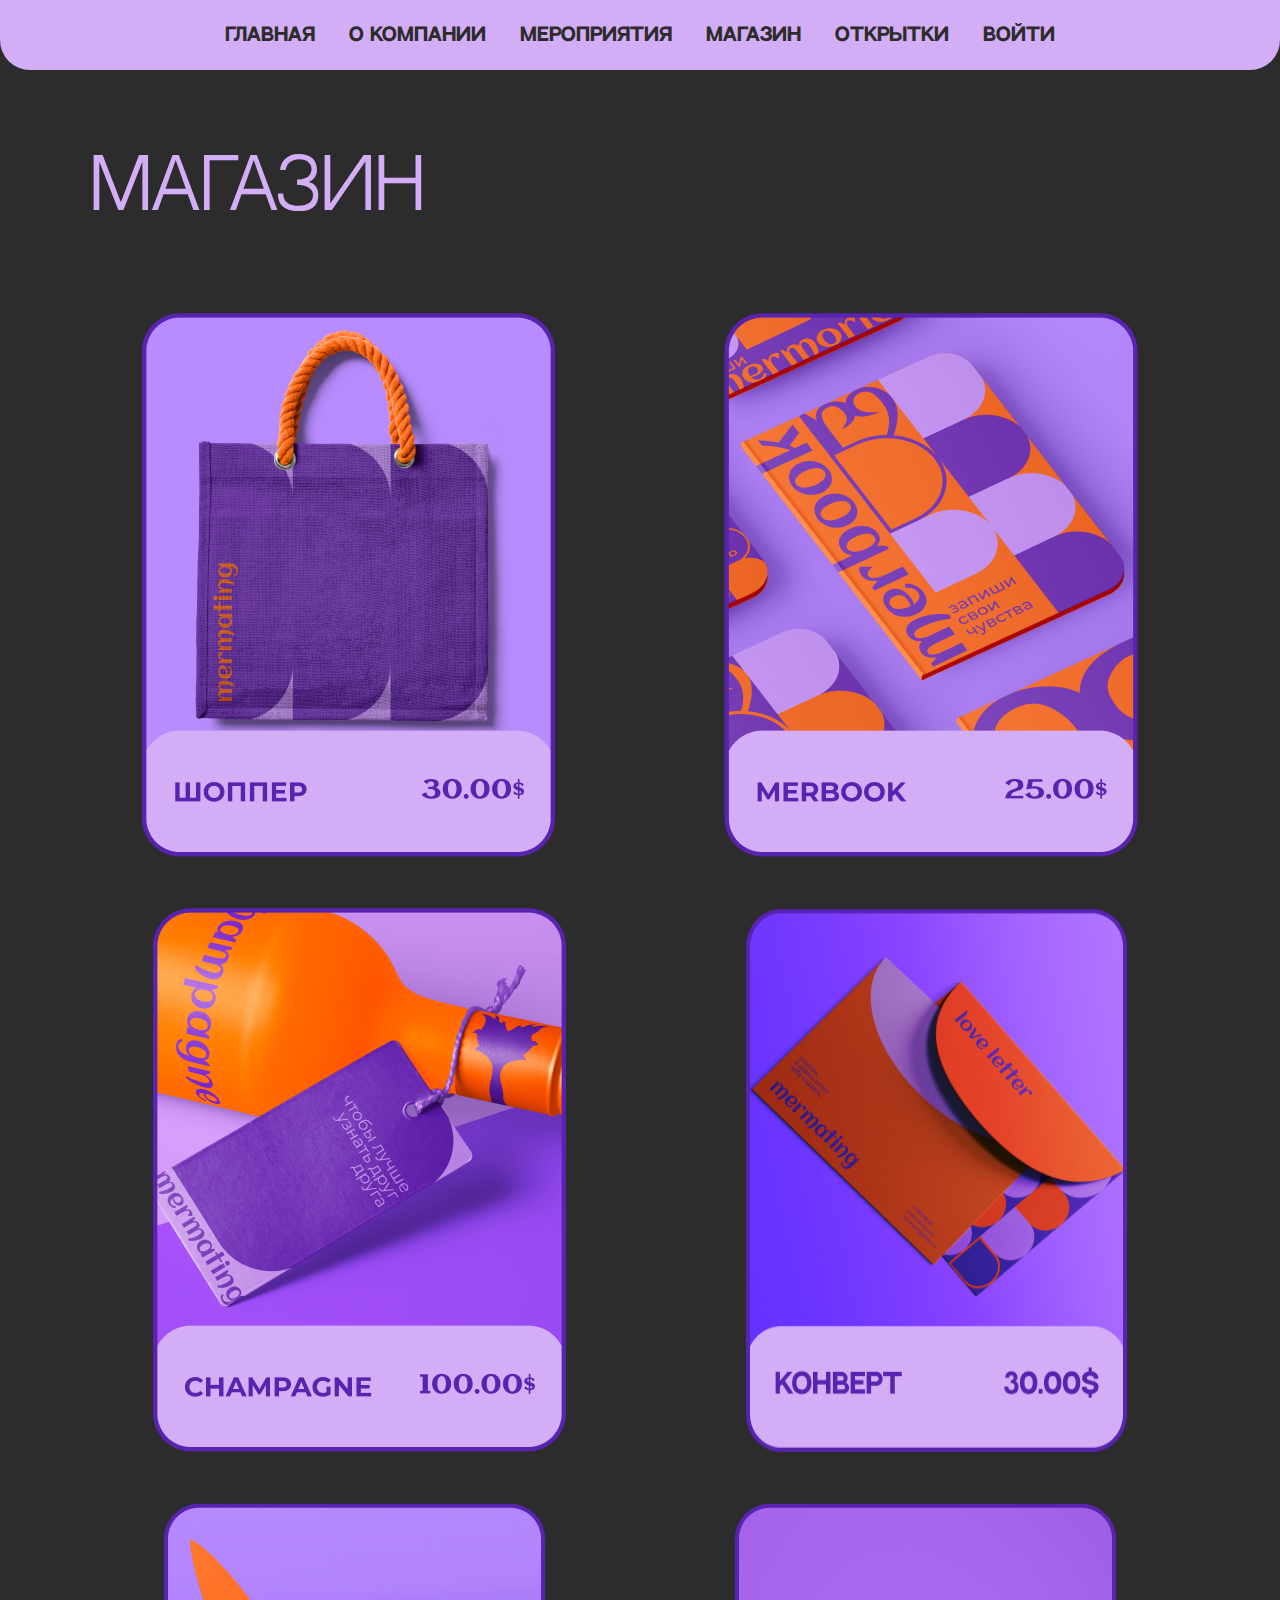
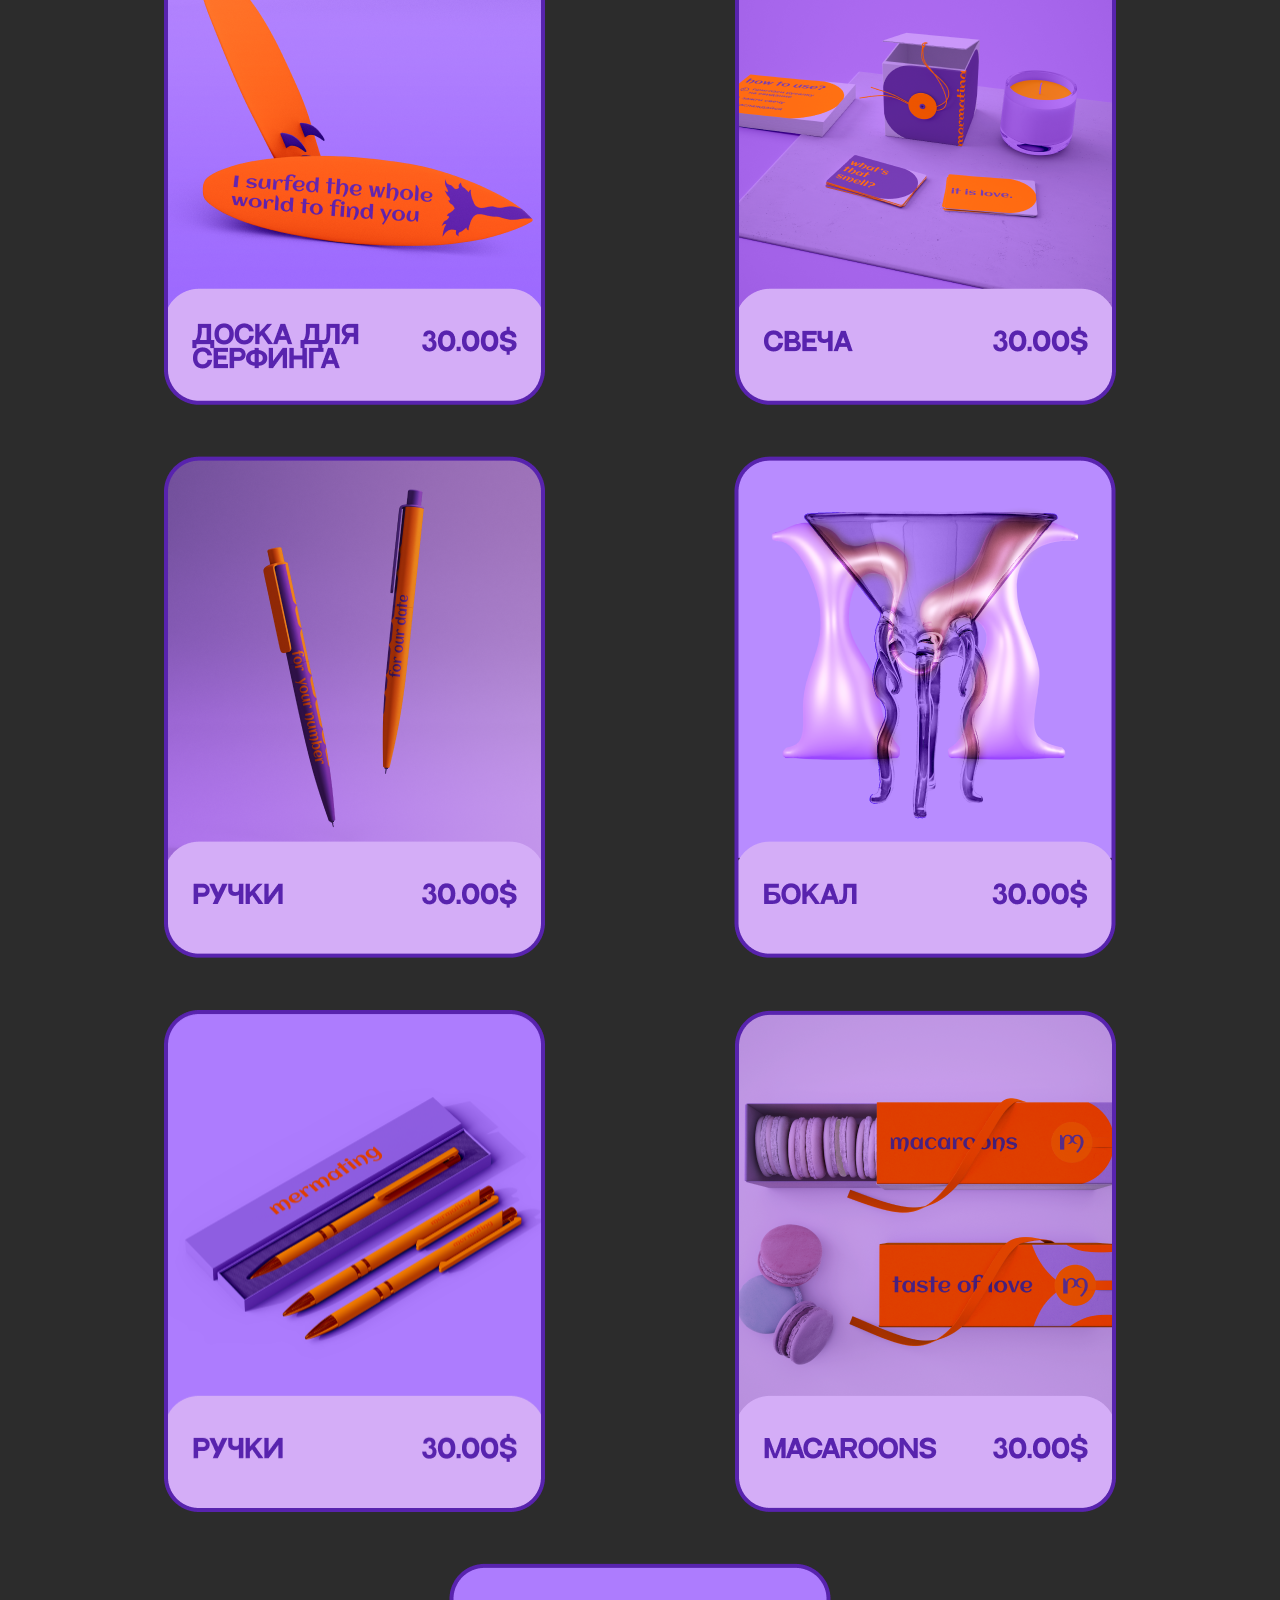
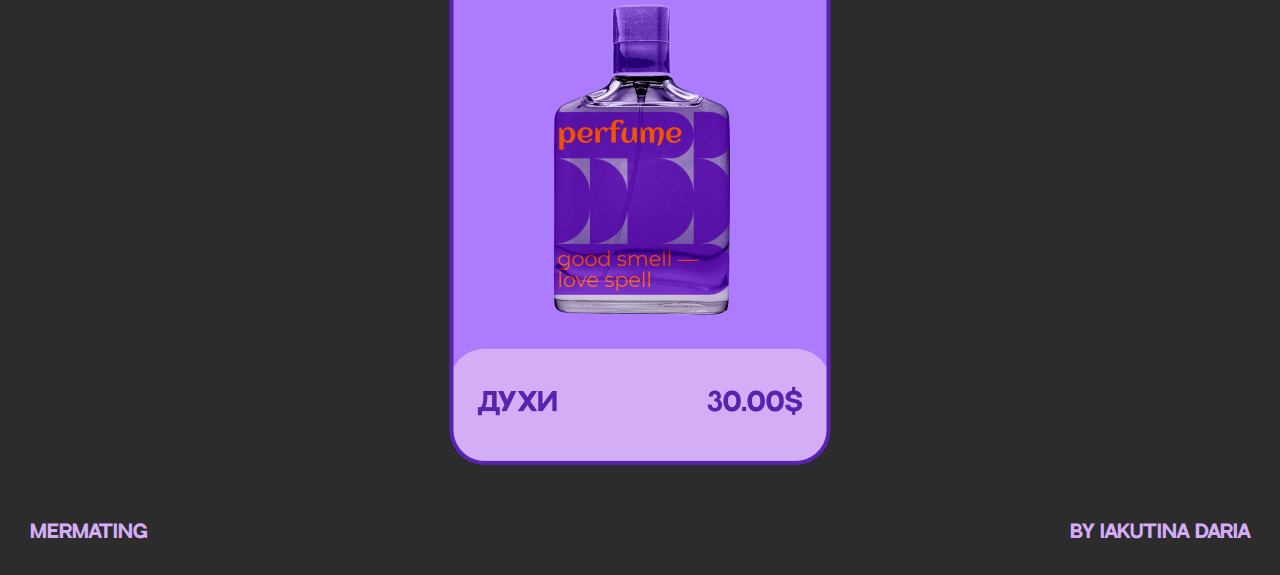
<file: shop.html>
<!DOCTYPE html>
<html lang="en">
<head>
    <meta charset="UTF-8">
    <meta name="viewport" content="width=device-width, initial-scale=1.0">
    <link rel="stylesheet" href="stylesheets/style.css">
    <title>Mermating</title>
</head>
<body>
    <!-- Меню -->
    <nav>
        <div class="wrapper">
            <label for="menuToggle">Меню</label>
            <input id="menuToggle" type="checkbox">

            <ul class="menu">
                <li><a href="./index.html">Главная</a></li>
                <li><a href="./about.html">О компании</a></li>
                <li><a href="./events.html">Мероприятия</a></li>
                <li><a href="#">Магазин</a></li>
                <li><a href="./postcards/postcards.html">Открытки</a></li>
                <li><a href="./form.html">Войти</a></li>
            </ul>
        </div>
    </nav>

    <section>
        <h1 id="shopText">Магазин</h1>
        <div class="shop">
            <img src="./img/shop1.png">
            <img src="./img/shop2.png">
            <img src="./img/shop3.png">
            <img src="./img/shop4.png">
            <img src="./img/shop5.png">
            <img src="./img/shop6.png">
            <img src="./img/shop7.png">
            <img src="./img/shop8.png">
            <img src="./img/shop9.png">
            <img src="./img/shop10.png">
            <img src="./img/shop11.png">
        </div>
    </section>
</body>
<footer>
    <div class="footerFlex">
        <h2>mermating</h2>
        <h2>by iakutina daria</h2>
    </div>
</footer>
</html>
</file>
<file: stylesheets/style.css>
@import "content.css";
@import "reset.css";
@import "animation.css";
@import "responsive.css";

@font-face {
    font-family: 'NeutralFace';
    font-style: normal;
	font-weight: normal;
    src: url('../font/NeutralFace.otf') format('OpenType');
}

@font-face {
    font-family: 'NeutralFace';
    font-style: normal;
	font-weight: bold;
    src: url('../font/NeutralFace-Bold.otf') format('OpenType');
}

@font-face {
    font-family: 'Montserrat';
    font-style: normal;
    font-weight: normal;
    src: url('../font/Montserrat-Medium.ttf') format('TrueType');
}
</file>
